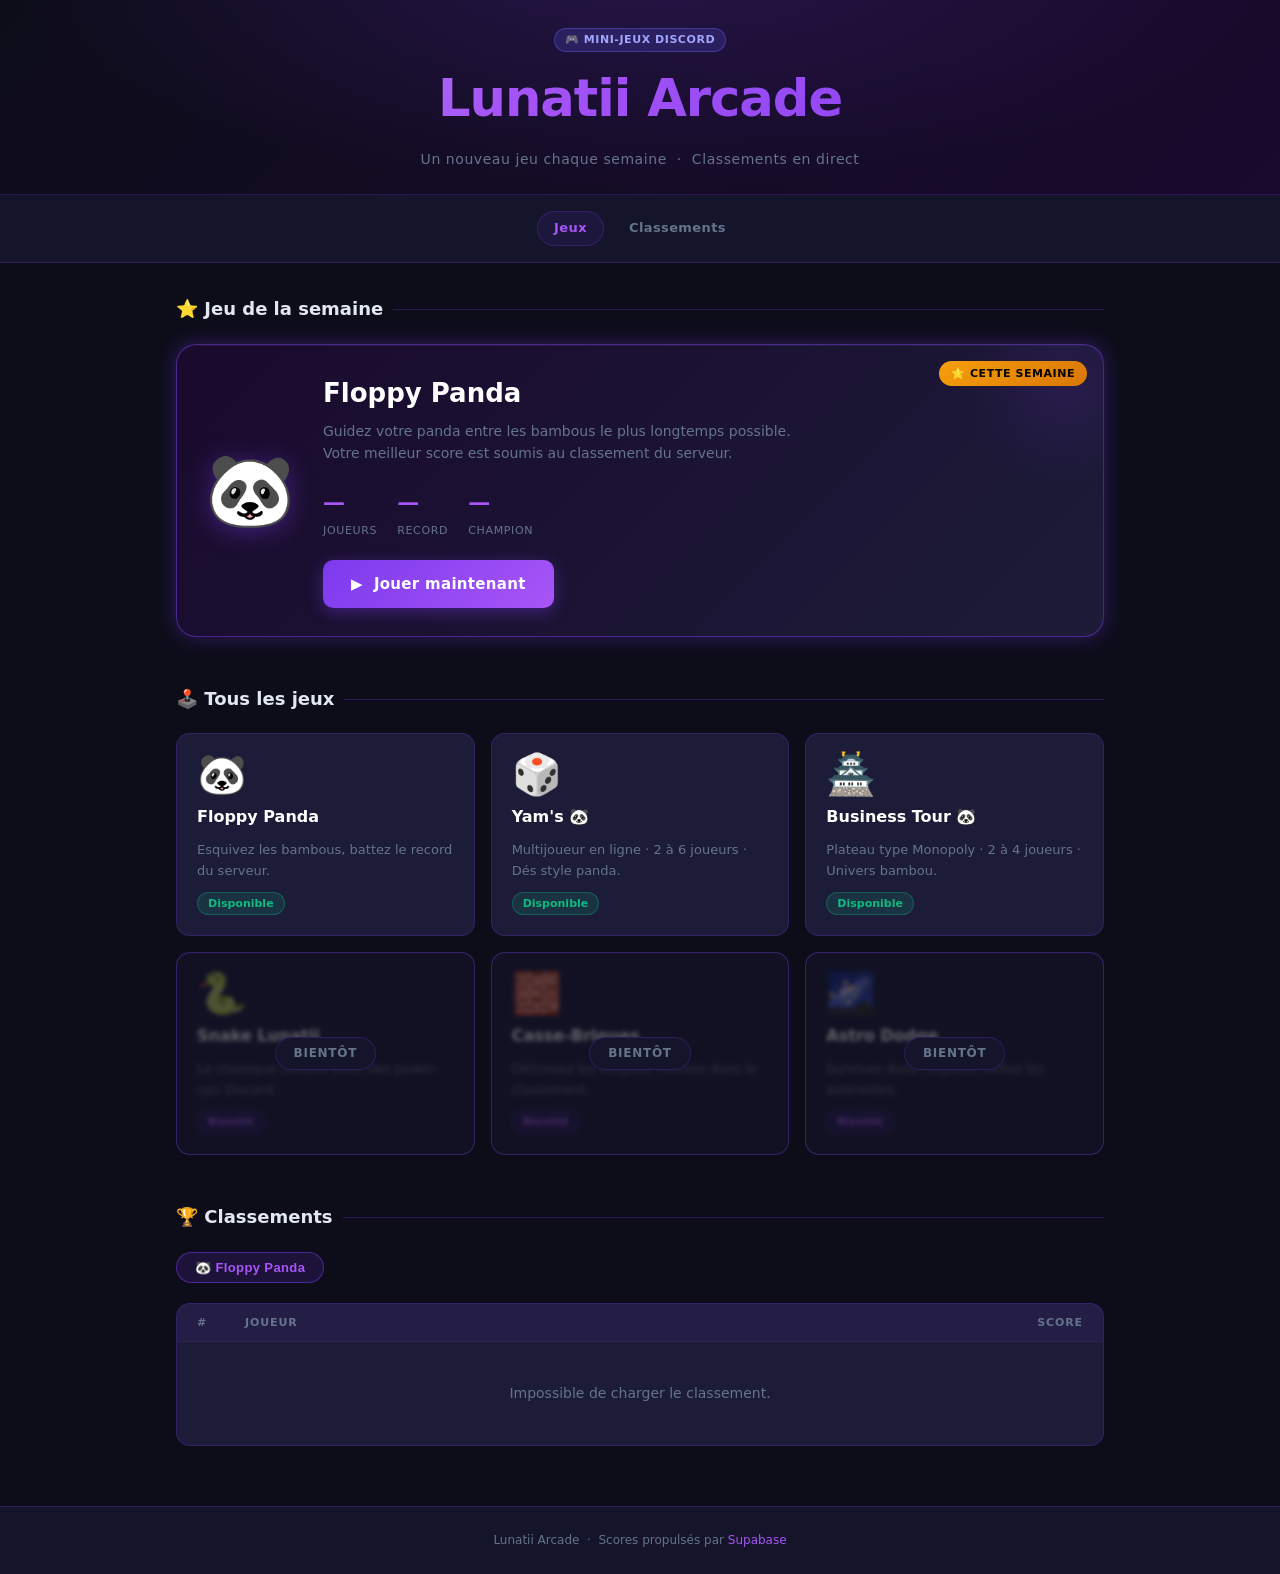
<file: index.html>
<!DOCTYPE html>
<html>
<head>
  <meta charset="UTF-8">
  <meta http-equiv="refresh" content="0; url=./arcade/">
  <title>Lunatii Arcade</title>
</head>
<body>
  <p>Redirection vers l'arcade...</p>
</body>
</html>
</file>
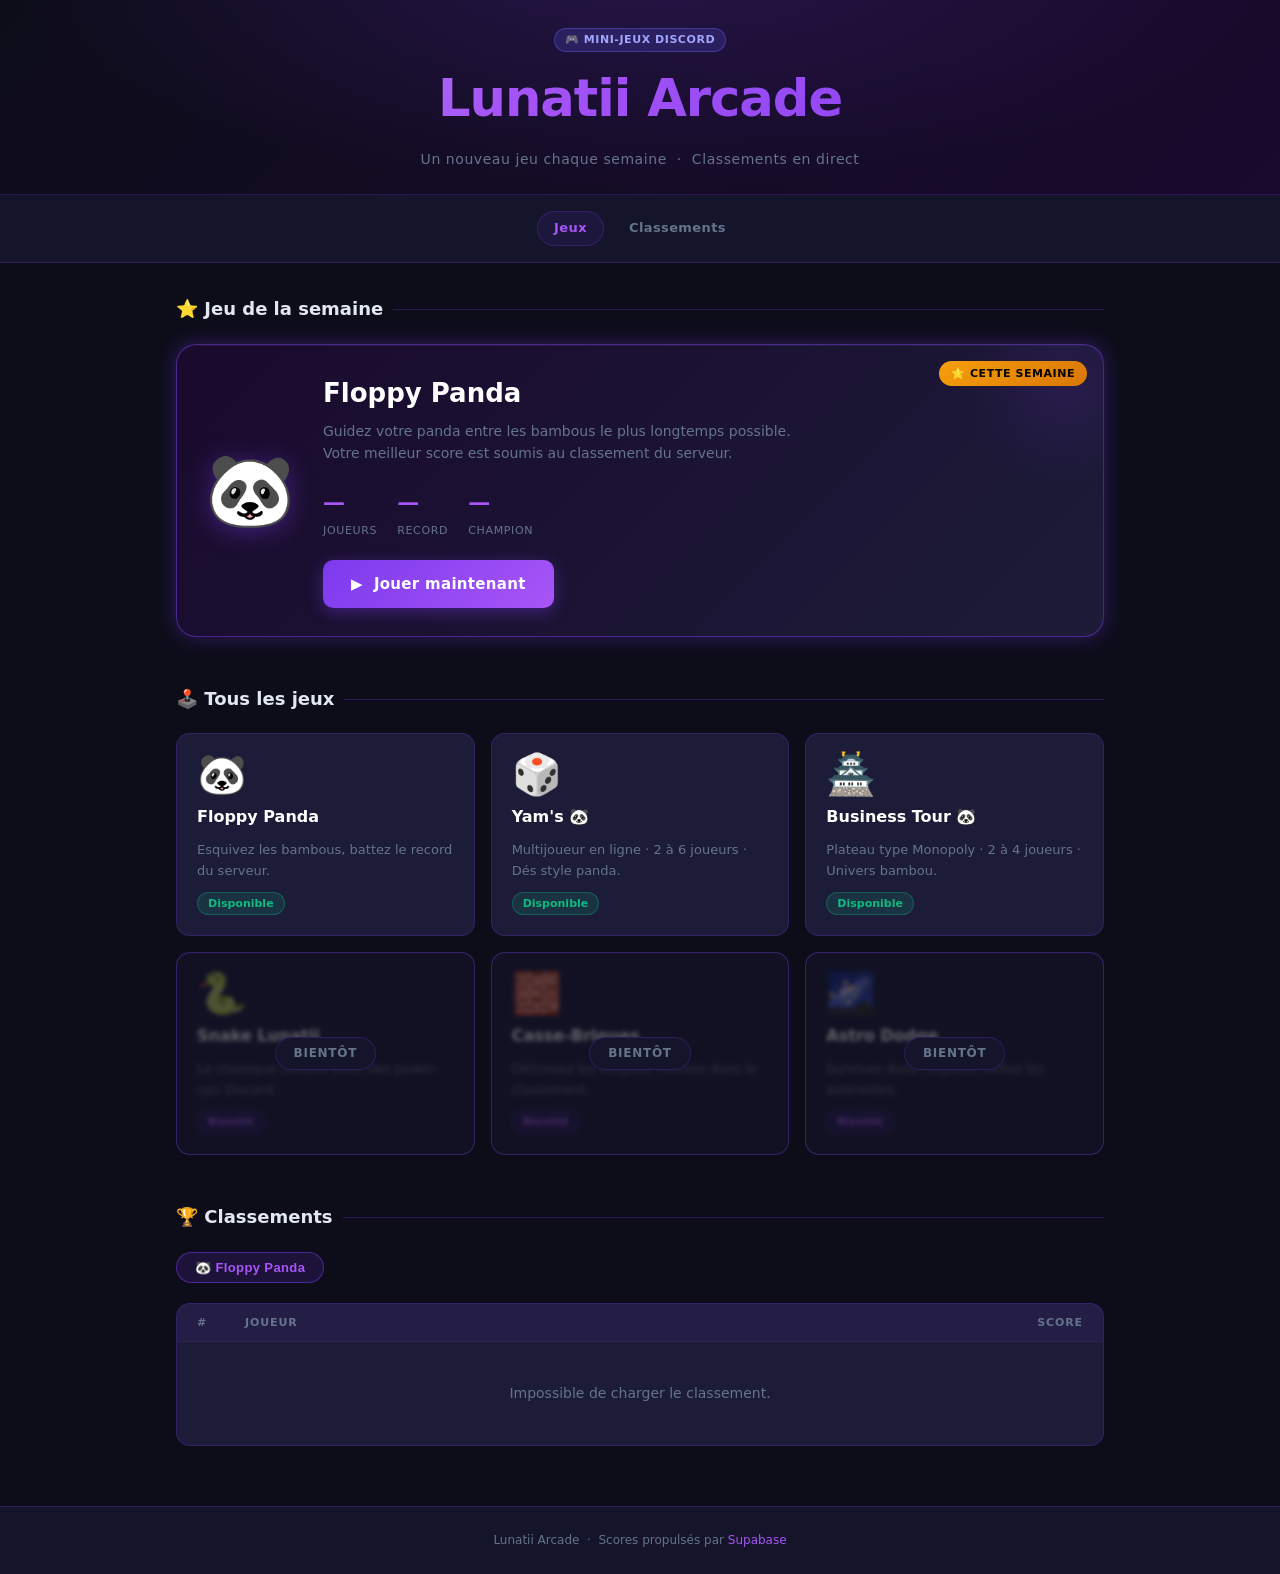
<file: arcade/index.html>
<!DOCTYPE html>
<html lang="fr">
<head>
<meta charset="UTF-8">
<meta name="viewport" content="width=device-width, initial-scale=1.0">
<title>Lunatii Arcade</title>
<link rel="stylesheet" href="style.css">
</head>
<body>

<!-- Header -->
<header class="site-header">
  <div class="tagline-row">
    <span class="discord-badge">🎮 Mini-jeux Discord</span>
  </div>
  <h1 class="site-title">Lunatii Arcade</h1>
  <p class="site-subtitle">Un nouveau jeu chaque semaine &nbsp;·&nbsp; Classements en direct</p>
</header>

<!-- Nav -->
<nav class="site-nav">
  <a href="#jeux" class="nav-link active">Jeux</a>
  <a href="#classements" class="nav-link">Classements</a>
</nav>

<!-- Main -->
<main>

  <!-- Jeu de la semaine -->
  <section class="featured-section" id="jeux">
    <h2 class="section-title">⭐ Jeu de la semaine</h2>
    <div class="featured-card">
      <span class="featured-badge">⭐ Cette semaine</span>
      <div class="featured-emoji">🐼</div>
      <div class="featured-info">
        <h2>Floppy Panda</h2>
        <p>Guidez votre panda entre les bambous le plus longtemps possible.<br>
           Votre meilleur score est soumis au classement du serveur.</p>
        <div class="featured-stats">
          <div class="stat">
            <span class="stat-value" id="feat-players">—</span>
            <span class="stat-label">Joueurs</span>
          </div>
          <div class="stat">
            <span class="stat-value" id="feat-topscore">—</span>
            <span class="stat-label">Record</span>
          </div>
          <div class="stat">
            <span class="stat-value" id="feat-topplayer">—</span>
            <span class="stat-label">Champion</span>
          </div>
        </div>
        <a href="https://lunatii82.github.io/Weekly-game/floppy-panda/" class="btn-play">▶&nbsp; Jouer maintenant</a>
      </div>
    </div>
  </section>

  <!-- Tous les jeux -->
  <section>
    <h2 class="section-title">🕹️ Tous les jeux</h2>
    <div class="games-grid">

      <a href="https://lunatii82.github.io/Weekly-game/floppy-panda/" class="game-card">
        <span class="game-card-emoji">🐼</span>
        <span class="game-card-name">Floppy Panda</span>
        <span class="game-card-desc">Esquivez les bambous, battez le record du serveur.</span>
        <span class="game-card-tag new">Disponible</span>
      </a>

      <a href="https://lunatii82.github.io/Weekly-game/yams/" class="game-card">
        <span class="game-card-emoji">🎲</span>
        <span class="game-card-name">Yam's 🐼</span>
        <span class="game-card-desc">Multijoueur en ligne · 2 à 6 joueurs · Dés style panda.</span>
        <span class="game-card-tag new">Disponible</span>
      </a>

      <a href="https://lunatii82.github.io/Weekly-game/business-tour/" class="game-card">
        <span class="game-card-emoji">🏯</span>
        <span class="game-card-name">Business Tour 🐼</span>
        <span class="game-card-desc">Plateau type Monopoly · 2 à 4 joueurs · Univers bambou.</span>
        <span class="game-card-tag new">Disponible</span>
      </a>

      <div class="game-card" style="cursor:default;">
        <span class="game-card-emoji">🐍</span>
        <span class="game-card-name">Snake Lunatii</span>
        <span class="game-card-desc">Le classique revisité avec des power-ups Discord.</span>
        <span class="game-card-tag">Bientôt</span>
        <div class="soon-overlay"><span class="soon-badge">BIENTÔT</span></div>
      </div>

      <div class="game-card" style="cursor:default;">
        <span class="game-card-emoji">🧱</span>
        <span class="game-card-name">Casse-Briques</span>
        <span class="game-card-desc">Détruisez les briques, montez dans le classement.</span>
        <span class="game-card-tag">Bientôt</span>
        <div class="soon-overlay"><span class="soon-badge">BIENTÔT</span></div>
      </div>

      <div class="game-card" style="cursor:default;">
        <span class="game-card-emoji">🌌</span>
        <span class="game-card-name">Astro Dodge</span>
        <span class="game-card-desc">Survivez dans l'espace, évitez les astéroïdes.</span>
        <span class="game-card-tag">Bientôt</span>
        <div class="soon-overlay"><span class="soon-badge">BIENTÔT</span></div>
      </div>

    </div>
  </section>

  <!-- Classements -->
  <section id="classements">
    <h2 class="section-title">🏆 Classements</h2>

    <div class="lb-tabs">
      <button class="lb-tab active" data-game="floppy-panda">🐼 Floppy Panda</button>
    </div>

    <div id="lb-floppy-panda" class="lb-panel active">
      <div class="lb-table">
        <div class="lb-row header">
          <span>#</span>
          <span>Joueur</span>
          <span style="text-align:right">Score</span>
        </div>
        <div id="lb-body-floppy-panda" class="lb-loading">Chargement</div>
      </div>
    </div>
  </section>

</main>

<!-- Footer -->
<footer class="site-footer">
  <p>Lunatii Arcade &nbsp;·&nbsp; Scores propulsés par <a href="https://supabase.com" target="_blank" rel="noopener">Supabase</a></p>
</footer>

<script>
const SUPABASE_URL = 'https://rqybsymsxjhblpmwwkod.supabase.co';
const SUPABASE_KEY = 'sb_publishable_Kzg89oIvbVe3VKbV9efA6g_Ip-4mFuH';
const VERSION      = 'v1.1';

const myPseudo = localStorage.getItem('flappypanda_pseudo') || '';

// Tab switching
document.querySelectorAll('.lb-tab').forEach(tab => {
  tab.addEventListener('click', () => {
    document.querySelectorAll('.lb-tab').forEach(t => t.classList.remove('active'));
    document.querySelectorAll('.lb-panel').forEach(p => p.classList.remove('active'));
    tab.classList.add('active');
    document.getElementById('lb-' + tab.dataset.game).classList.add('active');
  });
});

const MEDALS = ['🥇', '🥈', '🥉'];

function rankClass(i) {
  if (i === 0) return 'r1';
  if (i === 1) return 'r2';
  if (i === 2) return 'r3';
  return 'num';
}

function renderLeaderboard(game, rows) {
  const body = document.getElementById('lb-body-' + game);
  if (!rows || rows.length === 0) {
    body.className = 'lb-empty';
    body.textContent = 'Aucun score pour cette semaine. Soyez le premier ! 🎮';
    return;
  }
  body.className = '';
  body.innerHTML = rows.map((r, i) => `
    <div class="lb-row">
      <span class="lb-rank ${rankClass(i)}">${MEDALS[i] || (i + 1) + '.'}</span>
      <span class="lb-pseudo">
        ${escHtml(r.pseudo)}
        ${r.pseudo === myPseudo ? '<span>Vous</span>' : ''}
      </span>
      <span class="lb-score">${r.score}</span>
    </div>
  `).join('');
}

function escHtml(str) {
  return str.replace(/&/g,'&amp;').replace(/</g,'&lt;').replace(/>/g,'&gt;').replace(/"/g,'&quot;');
}

async function loadLeaderboard(game, limit = 10) {
  try {
    const res = await fetch(
      `${SUPABASE_URL}/rest/v1/scores?jeu=eq.${game}&version=eq.${VERSION}&order=score.desc&limit=${limit}&select=pseudo,score`,
      { headers: { 'apikey': SUPABASE_KEY, 'Authorization': `Bearer ${SUPABASE_KEY}` } }
    );
    if (!res.ok) throw new Error();
    const data = await res.json();
    renderLeaderboard(game, data);
    return data;
  } catch(_) {
    const body = document.getElementById('lb-body-' + game);
    body.className = 'lb-empty';
    body.textContent = 'Impossible de charger le classement.';
    return [];
  }
}

async function loadFeaturedStats() {
  try {
    const res = await fetch(
      `${SUPABASE_URL}/rest/v1/scores?jeu=eq.floppy-panda&version=eq.${VERSION}&order=score.desc&limit=100&select=pseudo,score`,
      { headers: { 'apikey': SUPABASE_KEY, 'Authorization': `Bearer ${SUPABASE_KEY}` } }
    );
    if (!res.ok) return;
    const data = await res.json();
    if (data.length === 0) return;

    const uniquePlayers = new Set(data.map(r => r.pseudo)).size;
    document.getElementById('feat-players').textContent = uniquePlayers;
    document.getElementById('feat-topscore').textContent = data[0].score;
    document.getElementById('feat-topplayer').textContent = data[0].pseudo;
  } catch(_) {}
}

// Load everything
loadLeaderboard('floppy-panda', 10);
loadFeaturedStats();
</script>
</body>
</html>
</file>
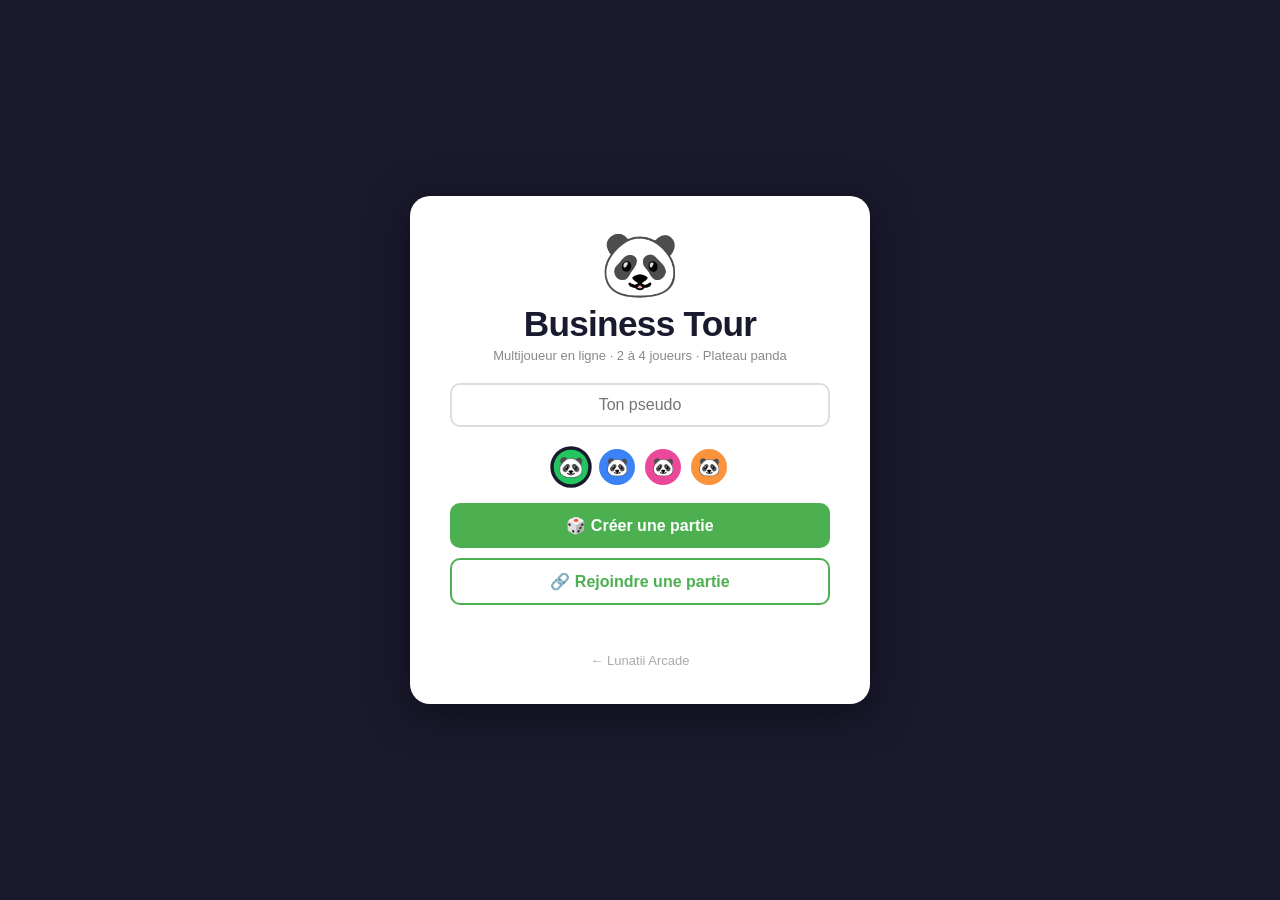
<file: business-tour/index.html>
<!DOCTYPE html>
<html lang="fr">
<head>
<meta charset="UTF-8">
<meta name="viewport" content="width=device-width, initial-scale=1.0">
<title>Business Tour 🐼</title>
<link rel="stylesheet" href="style.css">
</head>
<body>

<!-- ===== Accueil ===== -->
<div id="screen-home" class="screen active">
  <div class="panda-card">
    <div class="card-icon">🐼</div>
    <h1 class="card-title">Business Tour</h1>
    <p class="card-sub">Multijoueur en ligne · 2 à 4 joueurs · Plateau panda</p>
    <input type="text" id="inp-pseudo" class="panda-input" placeholder="Ton pseudo" maxlength="20" autocomplete="off">
    <div class="color-picker" id="color-picker">
      <div class="color-dot selected" data-c="p1">🐼</div>
      <div class="color-dot" data-c="p2">🐼</div>
      <div class="color-dot" data-c="p3">🐼</div>
      <div class="color-dot" data-c="p4">🐼</div>
    </div>
    <div class="home-actions">
      <button id="btn-create" class="btn-green">🎲 Créer une partie</button>
      <button id="btn-join-toggle" class="btn-outline">🔗 Rejoindre une partie</button>
    </div>
    <div id="join-panel" class="join-panel hidden">
      <input type="text" id="inp-code" class="panda-input code-input" placeholder="CODE" maxlength="4" autocomplete="off">
      <button id="btn-join" class="btn-green" style="width:auto;padding:11px 18px;">→</button>
    </div>
    <p id="home-error" class="error-msg"></p>
    <a href="../arcade/" class="back-link">← Lunatii Arcade</a>
  </div>
</div>

<!-- ===== Lobby ===== -->
<div id="screen-lobby" class="screen">
  <div class="panda-card">
    <div class="card-icon">🐼</div>
    <h2 class="card-title" style="font-size:1.7rem">Salle d'attente</h2>
    <div class="code-badge">Code&nbsp;: <strong id="lob-code">----</strong></div>
    <p class="card-sub" style="margin-top:6px">Partagez ce code (2 à 4 joueurs)</p>
    <div id="lob-players" class="player-list"></div>
    <button id="btn-start" class="btn-green hidden">▶ Lancer la partie</button>
    <p id="lob-hint" class="hint-text">En attente de joueurs... (min. 2)</p>
    <button id="btn-leave" class="btn-link" style="margin-top:14px">← Quitter</button>
  </div>
</div>

<!-- ===== Jeu ===== -->
<div id="screen-game" class="screen">
  <div class="game-topbar">
    <a href="../arcade/" class="topbar-back" title="Arcade">🐼</a>
    <span id="g-turn" class="turn-text">—</span>
    <span id="g-timer" class="timer-text">60:00</span>
  </div>
  <div class="game-main">
    <div class="board-wrap">
      <div id="board" class="board"></div>
    </div>
    <div id="right-panel" class="right-panel"></div>
  </div>
</div>

<!-- ===== Fin ===== -->
<div id="screen-end" class="screen">
  <div class="panda-card">
    <div class="card-icon">🏆</div>
    <h2 class="card-title">Partie terminée !</h2>
    <p class="card-sub">Classement final</p>
    <div id="end-podium" class="podium"></div>
    <button id="btn-replay" class="btn-green" style="margin-top:16px">🎲 Nouvelle partie</button>
    <a href="../arcade/" class="back-link">← Lunatii Arcade</a>
  </div>
</div>

<!-- ===== Modal ===== -->
<div id="modal-bg" class="modal-bg hidden">
  <div class="modal" id="modal-content"></div>
</div>

<script>
/*
  TABLE SUPABASE REQUISE — exécuter dans le SQL Editor de Supabase :

  CREATE TABLE business_rooms (
    id text PRIMARY KEY,
    state jsonb NOT NULL,
    updated_at timestamptz DEFAULT now()
  );
  ALTER TABLE business_rooms ENABLE ROW LEVEL SECURITY;
  CREATE POLICY "public access" ON business_rooms FOR ALL USING (true) WITH CHECK (true);
*/

const SUPABASE_URL = 'https://rqybsymsxjhblpmwwkod.supabase.co';
const SUPABASE_KEY = 'sb_publishable_Kzg89oIvbVe3VKbV9efA6g_Ip-4mFuH';

// ===== Données du plateau (40 cases) =====
// rents = [base, monopoly(2× base), 1 maison, 2, 3, 4, hôtel]
const TILES = [
  { i:0,  type:'corner-go',     name:'Départ',                   icon:'🐼' },
  { i:1,  type:'property', name:'Forêt de Bambou',          color:'violet',    price:60,  rents:[2,4,10,30,90,160,250],         houseCost:50 },
  { i:2,  type:'caisse',   name:'Caisse Panda',              icon:'📦' },
  { i:3,  type:'property', name:'Vallée du Bambou',         color:'violet',    price:60,  rents:[4,8,20,60,180,320,450],        houseCost:50 },
  { i:4,  type:'tax',      name:'Impôt Bambou',             icon:'💸',         amount:200 },
  { i:5,  type:'station',  name:'Gare du Bambou Express',   icon:'🚂' },
  { i:6,  type:'property', name:'Bambouseraie Aurore',      color:'lightblue', price:100, rents:[6,12,30,90,270,400,550],       houseCost:50 },
  { i:7,  type:'carte',    name:'Carte Bambou',              icon:'🎴' },
  { i:8,  type:'property', name:'Sentier des Pousses',      color:'lightblue', price:100, rents:[6,12,30,90,270,400,550],       houseCost:50 },
  { i:9,  type:'property', name:'Bois des Sages',           color:'lightblue', price:120, rents:[8,16,40,100,300,450,600],      houseCost:50 },
  { i:10, type:'corner-jail', name:'Zoo (Visite)',           icon:'🔒' },
  { i:11, type:'property', name:'Montagne Panda',           color:'pink',      price:140, rents:[10,20,50,150,450,625,750],     houseCost:100 },
  { i:12, type:'company',  name:'Bamboo Electric',           icon:'⚡' },
  { i:13, type:'property', name:'Cascade Sereine',          color:'pink',      price:140, rents:[10,20,50,150,450,625,750],     houseCost:100 },
  { i:14, type:'property', name:'Pic des Pandas',           color:'pink',      price:160, rents:[12,24,60,180,500,700,900],     houseCost:100 },
  { i:15, type:'station',  name:'Gare des Bambous Noirs',   icon:'🚂' },
  { i:16, type:'property', name:'Marché aux Pousses',       color:'orange',    price:180, rents:[14,28,70,200,550,750,950],     houseCost:100 },
  { i:17, type:'caisse',   name:'Caisse Panda',              icon:'📦' },
  { i:18, type:'property', name:'Place du Wok',             color:'orange',    price:180, rents:[14,28,70,200,550,750,950],     houseCost:100 },
  { i:19, type:'property', name:'Avenue du Bambou Doré',    color:'orange',    price:200, rents:[16,32,80,220,600,800,1000],    houseCost:100 },
  { i:20, type:'corner-parking', name:'Bambouseraie',        icon:'🌿' },
  { i:21, type:'property', name:'Réserve Naturelle',        color:'red',       price:220, rents:[18,36,90,250,700,875,1050],    houseCost:150 },
  { i:22, type:'carte',    name:'Carte Bambou',              icon:'🎴' },
  { i:23, type:'property', name:'Sanctuaire Panda',         color:'red',       price:220, rents:[18,36,90,250,700,875,1050],    houseCost:150 },
  { i:24, type:'property', name:'Jardin Impérial',          color:'red',       price:240, rents:[20,40,100,300,750,925,1100],   houseCost:150 },
  { i:25, type:'station',  name:'Gare du Grand Bambou',     icon:'🚂' },
  { i:26, type:'property', name:'Temple du Bambou',         color:'yellow',    price:260, rents:[22,44,110,330,800,975,1150],   houseCost:150 },
  { i:27, type:'property', name:'Pagode Dorée',             color:'yellow',    price:260, rents:[22,44,110,330,800,975,1150],   houseCost:150 },
  { i:28, type:'company',  name:'Aqua Panda',                icon:'💧' },
  { i:29, type:'property', name:'Place du Soleil',          color:'yellow',    price:280, rents:[24,48,120,360,850,1025,1200],  houseCost:150 },
  { i:30, type:'corner-gojail', name:'Aller au Zoo',          icon:'🚓' },
  { i:31, type:'property', name:'Forêt Émeraude',           color:'green',     price:300, rents:[26,52,130,390,900,1100,1275],  houseCost:200 },
  { i:32, type:'property', name:'Vallée Verdoyante',        color:'green',     price:300, rents:[26,52,130,390,900,1100,1275],  houseCost:200 },
  { i:33, type:'caisse',   name:'Caisse Panda',              icon:'📦' },
  { i:34, type:'property', name:'Grand Bambou',             color:'green',     price:320, rents:[28,56,150,450,1000,1200,1400], houseCost:200 },
  { i:35, type:'station',  name:'Gare du Panda Express',    icon:'🚂' },
  { i:36, type:'carte',    name:'Carte Bambou',              icon:'🎴' },
  { i:37, type:'property', name:'Avenue Impériale',         color:'darkblue',  price:350, rents:[35,70,175,500,1100,1300,1500], houseCost:200 },
  { i:38, type:'tax',      name:'Impôt de Luxe',            icon:'💎',         amount:100 },
  { i:39, type:'property', name:'Couronne du Panda',        color:'darkblue',  price:400, rents:[50,100,200,600,1400,1700,2000],houseCost:200 },
];

const COLOR_GROUPS = {
  violet:    [1,3],
  lightblue: [6,8,9],
  pink:      [11,13,14],
  orange:    [16,18,19],
  red:       [21,23,24],
  yellow:    [26,27,29],
  green:     [31,32,34],
  darkblue:  [37,39],
};
const STATION_IDX = [5,15,25,35];
const COMPANY_IDX = [12,28];

// ===== Cartes (Bambou + Caisse) =====
const CARTES_BAMBOU = [
  { msg:'Pousse de printemps : tu gagnes 50 🪙', effect:{type:'money', amount:50} },
  { msg:'Pluie de bambou abondante : +100 🪙', effect:{type:'money', amount:100} },
  { msg:'Fête au village : tu offres 30 🪙', effect:{type:'money', amount:-30} },
  { msg:'Tu te perds dans la forêt : recule de 3 cases', effect:{type:'moveDelta', delta:-3} },
  { msg:'Train express : direction la prochaine gare !', effect:{type:'moveTo', kind:'station'} },
  { msg:'Course folle : retour au Départ 🐼 (+200 🪙)', effect:{type:'moveTo', target:0} },
  { msg:'Évasion ratée : direct au Zoo !', effect:{type:'jail'} },
  { msg:'Don bambou : +25 🪙', effect:{type:'money', amount:25} },
];
const CAISSE_PANDA_CARDS = [
  { msg:'Héritage de bambou : +200 🪙', effect:{type:'money', amount:200} },
  { msg:'Visite vétérinaire : -50 🪙', effect:{type:'money', amount:-50} },
  { msg:'Fête au village : +75 🪙', effect:{type:'money', amount:75} },
  { msg:'Erreur comptable en ta faveur : +100 🪙', effect:{type:'money', amount:100} },
  { msg:'Anniversaire panda : chaque joueur t\'offre 20 🪙', effect:{type:'collectAll', amount:20} },
  { msg:'Direction le Zoo !', effect:{type:'jail'} },
  { msg:'Soin médical : -150 🪙', effect:{type:'money', amount:-150} },
  { msg:'Concours du panda le plus mignon : +50 🪙', effect:{type:'money', amount:50} },
];

const START_MONEY = 1500;
const GO_BONUS = 200;
const JAIL_FINE = 50;
const JAIL_IDX = 10;
const GOJAIL_IDX = 30;
const STATION_RENTS = [25,50,100,200];
const GAME_DURATION_MS = 60 * 60 * 1000;

// ===== Identité joueur =====
let myId = localStorage.getItem('business_pid') || (()=>{
  const id = typeof crypto!=='undefined'&&crypto.randomUUID
    ? crypto.randomUUID()
    : Date.now().toString(36)+Math.random().toString(36).slice(2);
  localStorage.setItem('business_pid', id);
  return id;
})();
let myName = '';
let myColor = 'p1';
let roomId  = '';
let gs      = null; // game state (local copy)
let pollTmr = null;
let timerTmr = null;
let rolling  = false;
let saving   = false; // verrou pendant qu'une écriture Supabase est en vol
let dieAnimTmr = null;

// ===== Helpers Supabase =====
async function sfetch(method, path, body){
  const h = { 'apikey':SUPABASE_KEY, 'Authorization':'Bearer '+SUPABASE_KEY, 'Content-Type':'application/json' };
  if (method==='POST') h['Prefer']='resolution=merge-duplicates';
  const opts = {method, headers:h};
  if (body!==undefined) opts.body = JSON.stringify(body);
  try {
    const r = await fetch(SUPABASE_URL+path, opts);
    if (!r.ok){ console.error('SB',r.status,await r.text()); return null; }
    const t = await r.text();
    return t ? JSON.parse(t) : true;
  } catch(e){ console.error(e); return null; }
}
async function getRoom(id){
  const d = await sfetch('GET',`/rest/v1/business_rooms?id=eq.${id}&select=state`);
  return d&&d[0] ? d[0].state : null;
}
async function saveRoom(state){
  validateAllPlayers(state, 'saveRoom');
  saving = true;
  try {
    return await sfetch('PATCH',`/rest/v1/business_rooms?id=eq.${roomId}`,{state,updated_at:new Date().toISOString()});
  } finally {
    saving = false;
  }
}

// ===== Polling =====
function startPoll(){
  stopPoll();
  pollTmr = setInterval(async()=>{
    // Verrous : ne jamais écraser un état local pendant une animation de dé
    // ou pendant qu'on attend la confirmation d'une écriture Supabase
    // (sinon on récupère l'ancien état serveur et on perd nos modifs locales).
    if (rolling || saving) return;
    const ns = await getRoom(roomId);
    if (!ns) return;
    if (saving) return; // double-check après l'await
    if (JSON.stringify(ns)!==JSON.stringify(gs)){
      validateAllPlayers(ns, 'poll<-server');
      gs = ns;
      render();
    }
  }, 1500);
}
function stopPoll(){ if(pollTmr){clearInterval(pollTmr);pollTmr=null;} }

// ===== Screens =====
function showScreen(id){
  document.querySelectorAll('.screen').forEach(s=>s.classList.remove('active'));
  document.getElementById(id).classList.add('active');
}

// ===== Création du plateau (grille 11x11) =====
// Cases positions: 11x11, sens horaire en partant du coin bas-droit (case 0)
function tilePosition(i){
  // 0..10 bottom row (right to left), 10..20 left column (bottom to top), 20..30 top row (left to right), 30..40 right column (top to bottom)
  if (i <= 10){ return { row:11, col:11 - i }; }
  if (i <= 20){ return { row:11 - (i - 10), col:1 }; }
  if (i <= 30){ return { row:1, col:1 + (i - 20) }; }
  return { row:1 + (i - 30), col:11 };
}
function tileSide(i){
  if (i === 0 || i === 10 || i === 20 || i === 30) return 'corner';
  if (i < 10) return 'bottom';
  if (i < 20) return 'left';
  if (i < 30) return 'top';
  return 'right';
}

function buildBoard(){
  const board = document.getElementById('board');
  board.innerHTML = '';

  // Centre
  const center = document.createElement('div');
  center.className = 'board-center';
  center.id = 'board-center';
  board.appendChild(center);

  for (const t of TILES){
    const pos = tilePosition(t.i);
    const side = tileSide(t.i);
    const el = document.createElement('div');
    el.className = `tile tile-${t.type.replace('corner-','corner ')} side-${side}`;
    el.style.gridRow = pos.row;
    el.style.gridColumn = pos.col;
    el.dataset.idx = t.i;

    if (t.type === 'property'){
      el.innerHTML = `
        <div class="color-band ${t.color}"></div>
        <div class="tile-name">${escapeHtml(t.name)}</div>
        <div class="tile-price">${t.price}🪙</div>
        <div class="houses-row" id="houses-${t.i}"></div>
      `;
    } else if (t.type === 'station' || t.type === 'company' || t.type === 'tax' || t.type === 'carte' || t.type === 'caisse'){
      el.innerHTML = `
        <div class="tile-icon">${t.icon}</div>
        <div class="tile-name">${escapeHtml(t.name)}</div>
        ${t.type==='tax' ? `<div class="tile-price">${t.amount}🪙</div>` : ''}
      `;
    } else if (t.type.startsWith('corner')){
      el.innerHTML = `
        <div class="corner-icon">${t.icon}</div>
        <div class="corner-name">${escapeHtml(t.name)}</div>
      `;
    }
    el.onclick = ()=>showTileInfo(t.i);
    board.appendChild(el);
  }
}

// ===== Rendu plateau (positions/houses/owners) =====
function renderBoard(){
  if (!gs) return;
  // Reset pions
  document.querySelectorAll('.pawn').forEach(p=>p.remove());
  document.querySelectorAll('.owner-flag').forEach(o=>o.remove());

  // Owners + houses
  for (const tile of TILES){
    if (tile.type !== 'property' && tile.type !== 'station' && tile.type !== 'company') continue;
    const owner = findOwner(tile.i);
    const el = document.querySelector(`.tile[data-idx="${tile.i}"]`);
    if (!el) continue;
    if (owner){
      const flag = document.createElement('div');
      flag.className = `owner-flag ${owner.color}`;
      el.appendChild(flag);
    }
    if (tile.type === 'property'){
      const h = gs.houses[tile.i] || 0;
      const houseEl = document.getElementById(`houses-${tile.i}`);
      if (houseEl){
        if (h === 0) houseEl.innerHTML = '';
        else if (h <= 4) houseEl.innerHTML = Array(h).fill('<span class="house">🏠</span>').join('');
        else houseEl.innerHTML = '<span class="house">🏨</span>';
      }
    }
  }

  // Pions joueurs
  for (let pi = 0; pi < gs.players.length; pi++){
    const p = gs.players[pi];
    if (p.bankrupt) continue;
    const pos = tilePosition(p.position);
    const tileEl = document.querySelector(`.tile[data-idx="${p.position}"]`);
    if (!tileEl) continue;
    const pawn = document.createElement('div');
    pawn.className = `pawn ${p.color}`;
    pawn.textContent = '🐼';
    // Offset for multiple pawns on same tile
    const sameCount = gs.players.filter((q,i)=>i<pi && !q.bankrupt && q.position===p.position).length;
    const offsetX = (sameCount % 2) * 14;
    const offsetY = Math.floor(sameCount / 2) * 14;
    pawn.style.left = `${4 + offsetX}px`;
    pawn.style.bottom = `${4 + offsetY}px`;
    if (p.inJail){
      const lock = document.createElement('span');
      lock.className = 'jail-lock';
      lock.textContent = '🔒';
      pawn.appendChild(lock);
    }
    tileEl.appendChild(pawn);
  }

  // Centre
  renderCenter();
}

function renderCenter(){
  const center = document.getElementById('board-center');
  if (!center || !gs) return;
  const cp = gs.players[gs.currentPlayerIndex];
  const isMyTurn = cp && cp.id === myId && !cp.bankrupt;
  const diceTxt = gs.dice && gs.dice[0] ? `${gs.dice[0]} + ${gs.dice[1]} = ${gs.dice[0]+gs.dice[1]}` : '';
  let actionsHtml = '';
  if (isMyTurn && !gs.pendingAction){
    if (gs.turnPhase === 'preRoll'){
      if (cp.inJail){
        actionsHtml = `
          <button class="btn-green" onclick="payJail()">Payer 50🪙 pour sortir</button>
          <button class="btn-outline" onclick="rollDice()">Tenter un double 🎲</button>
        `;
      } else {
        const buildable = canBuildAny(cp);
        actionsHtml = `
          <button class="btn-green" onclick="rollDice()">Lancer les dés 🎲</button>
          ${buildable ? '<button class="btn-outline" onclick="openBuildPanel()">🏠 Construire</button>' : ''}
        `;
      }
    } else if (gs.turnPhase === 'postAction'){
      actionsHtml = `<button class="btn-green" onclick="endTurn()">Fin du tour ✓</button>`;
    } else if (gs.turnPhase === 'doubleAgain'){
      actionsHtml = `<button class="btn-green" onclick="rollDice()">Relancer (double !) 🎲</button>`;
    }
  }
  center.innerHTML = `
    <div class="bc-title"><span class="emoji">🐼</span> Business Tour</div>
    <div class="bc-turn ${isMyTurn?'my-turn':''}">${isMyTurn?"C'est ton tour !":`Tour de ${escapeHtml(cp ? cp.name : '—')}`}</div>
    <div class="bc-dice">
      <div class="die" id="die1">${gs.dice && gs.dice[0] ? gs.dice[0] : '–'}</div>
      <div class="die" id="die2">${gs.dice && gs.dice[1] ? gs.dice[1] : '–'}</div>
    </div>
    ${diceTxt ? `<div style="font-size:12px;color:#94a3b8">${diceTxt}</div>` : ''}
    <div class="bc-actions">${actionsHtml}</div>
    <div class="bc-log">${(gs.log||[]).slice(-4).map(l=>`<p>${escapeHtml(l)}</p>`).join('')}</div>
  `;
}

function renderRightPanel(){
  const rp = document.getElementById('right-panel');
  if (!rp || !gs) return;
  rp.innerHTML = gs.players.map((p,i)=>{
    const isCurr = i === gs.currentPlayerIndex && !p.bankrupt;
    const props = p.properties.map(idx=>{
      const t = TILES[idx];
      let cls = '';
      let inner = '';
      let count = '';
      if (t.type === 'property'){
        cls = t.color;
        const h = gs.houses[idx] || 0;
        if (h > 0) count = `<span class="h-count">${h===5?'H':h}</span>`;
      } else if (t.type === 'station'){
        cls = 'station'; inner = '🚂';
      } else if (t.type === 'company'){
        cls = 'company'; inner = t.icon;
      }
      return `<div class="pc-prop ${cls}" title="${escapeHtml(t.name)}">${inner}${count}</div>`;
    }).join('');
    return `
      <div class="player-card ${isCurr?'active':''} ${p.bankrupt?'bankrupt':''}">
        <div class="pc-head">
          <span class="pc-color ${p.color}"></span>
          <span class="pc-name">${escapeHtml(p.name)}</span>
          ${p.id===myId?'<span class="pc-me">(toi)</span>':''}
        </div>
        ${p.inJail?'<span class="pc-jail">🔒</span>':''}
        <div class="pc-money">${p.money} 🪙</div>
        <div class="pc-props">${props || '<span style="font-size:11px;color:#888">Aucune propriété</span>'}</div>
        ${p.bankrupt?'<div style="font-size:11px;color:#888;margin-top:4px;font-style:italic">Faillite</div>':''}
      </div>
    `;
  }).join('');
}

// ===== Rendu général =====
function render(){
  if (!gs) return;
  switch(gs.phase){
    case 'waiting':  renderLobby(); break;
    case 'playing':  renderGame();  break;
    case 'finished': renderEnd();   break;
  }
}

function renderLobby(){
  showScreen('screen-lobby');
  document.getElementById('lob-code').textContent = roomId;
  const list = document.getElementById('lob-players');
  list.innerHTML = gs.players.map(p=>`
    <div class="player-item ${p.id===myId?'me':''}">
      <span class="p-dot ${p.color}"></span>
      ${escapeHtml(p.name)} ${p.id===gs.host?'👑':''} ${p.id===myId?'<em style="font-weight:400;color:#888">(toi)</em>':''}
    </div>`).join('');
  const startBtn = document.getElementById('btn-start');
  const hint = document.getElementById('lob-hint');
  if (gs.host === myId){
    if (gs.players.length >= 2){
      startBtn.classList.remove('hidden');
      hint.textContent = `${gs.players.length} joueur(s) — Prêt à lancer !`;
    } else {
      startBtn.classList.add('hidden');
      hint.textContent = 'En attente d\'un autre joueur...';
    }
  } else {
    startBtn.classList.add('hidden');
    hint.textContent = 'En attente que l\'hôte lance la partie...';
  }
}

function renderGame(){
  showScreen('screen-game');
  const cp = gs.players[gs.currentPlayerIndex];
  const isMyTurn = cp && cp.id === myId && !cp.bankrupt;
  const turnEl = document.getElementById('g-turn');
  turnEl.textContent = isMyTurn ? "C'est ton tour 🐼" : `Tour de ${cp ? cp.name : '—'} 🐼`;
  turnEl.className = 'turn-text' + (isMyTurn ? ' my-turn' : '');
  updateTimer();

  renderBoard();
  renderRightPanel();
  renderModalFromState();
}

function renderEnd(){
  showScreen('screen-end');
  stopPoll();
  stopTimer();
  const sorted = [...gs.players].sort((a,b)=>totalCapital(b) - totalCapital(a));
  const medals = ['🥇','🥈','🥉','4.'];
  document.getElementById('end-podium').innerHTML = sorted.map((p,i)=>`
    <div class="podium-row ${p.id===myId?'me':''}">
      <span class="podium-medal">${medals[i]||(i+1)+'.'}</span>
      <span class="podium-name">${escapeHtml(p.name)} ${p.bankrupt?'(faillite)':''}</span>
      <span class="podium-score">${totalCapital(p)} 🪙</span>
    </div>`).join('');
}

// ===== Timer =====
function updateTimer(){
  if (!gs || !gs.startTime) return;
  const elapsed = Date.now() - new Date(gs.startTime).getTime();
  const remaining = Math.max(0, GAME_DURATION_MS - elapsed);
  const m = Math.floor(remaining / 60000);
  const s = Math.floor((remaining % 60000) / 1000);
  const el = document.getElementById('g-timer');
  if (el) el.textContent = `${String(m).padStart(2,'0')}:${String(s).padStart(2,'0')}`;
  if (remaining === 0 && gs.phase === 'playing'){
    if (gs.host === myId) timeoutEndGame();
  }
}
function startTimer(){
  stopTimer();
  timerTmr = setInterval(updateTimer, 1000);
}
function stopTimer(){ if (timerTmr){ clearInterval(timerTmr); timerTmr = null; } }

async function timeoutEndGame(){
  const st = JSON.parse(JSON.stringify(gs));
  st.phase = 'finished';
  st.log = (st.log||[]).concat(['⏱️ Temps écoulé — classement par capital total !']);
  await saveRoom(st);
  gs = st; render();
}

// ===== Logique : helpers =====
function findOwner(tileIdx){
  for (const p of gs.players){
    if (!p.bankrupt && p.properties.includes(tileIdx)) return p;
  }
  return null;
}
function escapeHtml(s){ return String(s).replace(/&/g,'&amp;').replace(/</g,'&lt;').replace(/>/g,'&gt;').replace(/"/g,'&quot;'); }
function totalCapital(p){
  let total = p.money;
  for (const idx of p.properties){
    const t = TILES[idx];
    if (t.type === 'property'){
      total += t.price;
      const h = (gs.houses && gs.houses[idx]) || 0;
      total += h * t.houseCost;
    } else {
      total += 200; // gare/compagnie valeur
    }
  }
  return total;
}
function getRent(state, tileIdx, dice){
  const t = TILES[tileIdx];
  const owner = state.players.find(p=>!p.bankrupt && p.properties.includes(tileIdx));
  if (!owner) return 0;
  if (t.type === 'property'){
    const h = (state.houses && state.houses[tileIdx]) || 0;
    if (h > 0){
      return t.rents[1 + h]; // rents[2..6] for 1..5 houses
    }
    // Pas de maisons : monopoly = 2× base si possède tout le groupe
    const groupIdxs = COLOR_GROUPS[t.color];
    const ownsAll = groupIdxs.every(idx => owner.properties.includes(idx));
    return ownsAll ? t.rents[1] : t.rents[0];
  }
  if (t.type === 'station'){
    const ownCount = STATION_IDX.filter(idx => owner.properties.includes(idx)).length;
    return STATION_RENTS[ownCount - 1] || 0;
  }
  if (t.type === 'company'){
    const ownCount = COMPANY_IDX.filter(idx => owner.properties.includes(idx)).length;
    const mul = ownCount === 2 ? 10 : 4;
    return mul * (dice[0] + dice[1]);
  }
  return 0;
}
function canBuildAny(player){
  for (const color in COLOR_GROUPS){
    const idxs = COLOR_GROUPS[color];
    if (!idxs.every(i => player.properties.includes(i))) continue;
    // tous les niveaux doivent être inférieurs à 5 et il faut équilibrer (max 1 d'écart)
    const counts = idxs.map(i => (gs.houses[i] || 0));
    const minH = Math.min(...counts);
    if (minH >= 5) continue;
    const t = TILES[idxs[0]];
    if (player.money < t.houseCost) continue;
    return true;
  }
  return false;
}
function pickColor(state){
  const taken = new Set(state.players.map(p=>p.color));
  for (const c of ['p1','p2','p3','p4']){
    if (!taken.has(c)) return c;
  }
  return 'p1';
}

// ===== Modals =====
function showModal(html){
  document.getElementById('modal-content').innerHTML = html;
  document.getElementById('modal-bg').classList.remove('hidden');
}
function hideModal(){
  document.getElementById('modal-bg').classList.add('hidden');
}

function renderModalFromState(){
  if (!gs || !gs.pendingAction){ hideModal(); return; }
  const pa = gs.pendingAction;
  const cp = gs.players[gs.currentPlayerIndex];
  const isMine = cp.id === myId;

  if (pa.type === 'buy'){
    const t = TILES[pa.tileIdx];
    const colorBand = t.type === 'property'
      ? `<div style="width:40px;height:8px;border-radius:4px;background:var(--c-${t.color});margin:0 auto 8px"></div>` : '';
    showModal(`
      <div class="modal-icon">${t.icon || '🏞️'}</div>
      <div class="modal-title">${escapeHtml(t.name)}</div>
      ${colorBand}
      <div class="modal-text">
        Cette propriété est libre !<br>
        Prix d'achat : <strong>${t.price} 🪙</strong>
        ${t.type==='property' ? `<br><span style="font-size:11px;color:#888">Loyer de base : ${t.rents[0]} 🪙</span>` : ''}
      </div>
      <div class="modal-actions">
        ${isMine ? `
          <button class="btn-green" onclick="actionBuy()" ${cp.money < t.price ? 'disabled' : ''}>Acheter</button>
          <button class="btn-grey" onclick="actionSkipBuy()">Passer</button>
        ` : `<div class="modal-wait">${escapeHtml(cp.name)} réfléchit...</div>`}
      </div>
    `);
  } else if (pa.type === 'rent'){
    const t = TILES[pa.tileIdx];
    const owner = gs.players.find(p=>!p.bankrupt && p.properties.includes(pa.tileIdx));
    showModal(`
      <div class="modal-icon">💰</div>
      <div class="modal-title">${escapeHtml(t.name)}</div>
      <div class="modal-text">
        Tu dois <strong>${pa.amount} 🪙</strong> de loyer à <strong>${escapeHtml(owner.name)} 🐼</strong>
      </div>
      <div class="modal-actions">
        ${isMine ? `<button class="btn-green" onclick="actionPayRent()">Payer ${pa.amount} 🪙</button>` : `<div class="modal-wait">${escapeHtml(cp.name)} doit payer...</div>`}
      </div>
    `);
  } else if (pa.type === 'tax'){
    const t = TILES[pa.tileIdx];
    showModal(`
      <div class="modal-icon">${t.icon}</div>
      <div class="modal-title">${escapeHtml(t.name)}</div>
      <div class="modal-text">Tu dois payer <strong>${t.amount} 🪙</strong> aux gardes du bambou.</div>
      <div class="modal-actions">
        ${isMine ? `<button class="btn-green" onclick="actionPayTax()">Payer</button>` : `<div class="modal-wait">${escapeHtml(cp.name)} paie...</div>`}
      </div>
    `);
  } else if (pa.type === 'card'){
    const deckLabel = pa.deck === 'caisse' ? 'Caisse Panda 📦' : 'Carte Bambou 🎴';
    showModal(`
      <div class="modal-icon">${pa.deck==='caisse'?'📦':'🎴'}</div>
      <div class="modal-title">${deckLabel}</div>
      <div class="modal-text">${escapeHtml(pa.msg)}</div>
      <div class="modal-actions">
        ${isMine ? `<button class="btn-green" onclick="actionResolveCard()">OK</button>` : `<div class="modal-wait">${escapeHtml(cp.name)} lit sa carte...</div>`}
      </div>
    `);
  } else if (pa.type === 'bankrupt'){
    const p = gs.players[pa.playerIdx];
    showModal(`
      <div class="modal-icon">💥</div>
      <div class="modal-title">Faillite !</div>
      <div class="modal-text"><strong>${escapeHtml(p.name)}</strong> ne peut plus payer.<br>Ses propriétés retournent au marché.</div>
      <div class="modal-actions">
        ${isMine || cp.id === myId ? `<button class="btn-green" onclick="actionConfirmBankrupt()">OK</button>` : `<div class="modal-wait">En attente...</div>`}
      </div>
    `);
  } else if (pa.type === 'info'){
    showModal(`
      <div class="modal-icon">${pa.icon || 'ℹ️'}</div>
      <div class="modal-title">${escapeHtml(pa.title || '')}</div>
      <div class="modal-text">${escapeHtml(pa.msg || '')}</div>
      <div class="modal-actions">
        ${isMine ? `<button class="btn-green" onclick="actionDismissInfo()">OK</button>` : `<div class="modal-wait">En attente...</div>`}
      </div>
    `);
  }
}

// ===== Création / Rejoindre =====
async function createRoom(){
  const code = Array.from({length:4},()=>'ABCDEFGHJKLMNPQRSTUVWXYZ'[Math.floor(Math.random()*23)]).join('');
  const state = {
    phase:'waiting',
    host: myId,
    players: [makePlayer(myId, myName, myColor)],
    houses: {},
    currentPlayerIndex: 0,
    turnPhase: 'preRoll',
    dice: [null, null],
    doubleCount: 0,
    pendingAction: null,
    log: [],
    startTime: null,
  };
  const res = await sfetch('POST','/rest/v1/business_rooms',{id:code,state,updated_at:new Date().toISOString()});
  if (res === null){ showError('Impossible de créer la partie.\n(Table business_rooms introuvable ?)'); return; }
  roomId = code; gs = state;
  showScreen('screen-lobby'); renderLobby(); startPoll();
}

async function joinRoom(code){
  code = code.toUpperCase();
  const state = await getRoom(code);
  if (!state){ showError('Partie introuvable.'); return; }
  if (state.phase !== 'waiting'){ showError('Cette partie a déjà commencé.'); return; }
  if (state.players.length >= 4){ showError('Partie pleine (4/4).'); return; }
  if (!state.players.find(p=>p.id===myId)){
    const color = (myColor && !state.players.find(p=>p.color===myColor)) ? myColor : pickColor(state);
    state.players.push(makePlayer(myId, myName, color));
    await sfetch('PATCH',`/rest/v1/business_rooms?id=eq.${code}`,{state,updated_at:new Date().toISOString()});
  }
  roomId = code; gs = state;
  showScreen('screen-lobby'); renderLobby(); startPoll();
}

function makePlayer(id, name, color){
  return {
    id, name, color,
    money: START_MONEY,
    position: 0,
    properties: [],
    inJail: false,
    jailTurns: 0,
    bankrupt: false,
  };
}

// ===== Validation défensive — pas de fallback silencieux =====
function validatePlayer(player, ctx){
  if (!player){
    console.error(`[BusinessTour] Joueur introuvable — origine: ${ctx}`);
    return false;
  }
  if (typeof player.money !== 'number' || !Number.isFinite(player.money)){
    console.error(`[BusinessTour] Argent corrompu pour "${player.name||player.id}" (valeur: ${JSON.stringify(player.money)}) — origine: ${ctx}`);
    return false;
  }
  if (typeof player.position !== 'number'){
    console.error(`[BusinessTour] Position corrompue pour "${player.name||player.id}" (valeur: ${JSON.stringify(player.position)}) — origine: ${ctx}`);
    return false;
  }
  if (!Array.isArray(player.properties)){
    console.error(`[BusinessTour] Propriétés corrompues pour "${player.name||player.id}" (valeur: ${JSON.stringify(player.properties)}) — origine: ${ctx}`);
    return false;
  }
  return true;
}
function validateAllPlayers(state, ctx){
  if (!state || !Array.isArray(state.players)) return false;
  let ok = true;
  for (const p of state.players) ok = validatePlayer(p, ctx) && ok;
  return ok;
}

async function startGame(){
  if (!gs || gs.phase !== 'waiting') return;
  const state = JSON.parse(JSON.stringify(gs));
  state.phase = 'playing';
  state.startTime = new Date().toISOString();
  // Réinitialisation explicite de TOUS les joueurs (hôte inclus) au lancement
  // pour garantir un état propre et éviter toute valeur fantôme héritée du lobby.
  state.players = state.players.map(p => ({
    id: p.id,
    name: p.name,
    color: p.color,
    money: START_MONEY,
    position: 0,
    properties: [],
    inJail: false,
    jailTurns: 0,
    bankrupt: false,
  }));
  state.houses = {};
  state.currentPlayerIndex = 0;
  state.turnPhase = 'preRoll';
  state.dice = [null, null];
  state.doubleCount = 0;
  state.pendingAction = null;
  state.log = [`🎲 La partie commence avec ${state.players.length} pandas !`];
  validateAllPlayers(state, 'startGame');
  await saveRoom(state);
  gs = state; startTimer(); render();
}

// ===== Actions de tour =====
async function rollDice(){
  if (!gs || rolling) return;
  const cp = gs.players[gs.currentPlayerIndex];
  if (cp.id !== myId || cp.bankrupt) return;
  if (gs.turnPhase !== 'preRoll' && gs.turnPhase !== 'doubleAgain') return;
  if (gs.pendingAction) return;

  rolling = true;
  // Animation locale
  const d1El = document.getElementById('die1');
  const d2El = document.getElementById('die2');
  if (d1El && d2El){
    d1El.classList.add('rolling');
    d2El.classList.add('rolling');
    if (dieAnimTmr) clearInterval(dieAnimTmr);
    dieAnimTmr = setInterval(()=>{
      d1El.textContent = Math.ceil(Math.random()*6);
      d2El.textContent = Math.ceil(Math.random()*6);
    }, 80);
    await new Promise(r=>setTimeout(r, 600));
    clearInterval(dieAnimTmr);
    d1El.classList.remove('rolling');
    d2El.classList.remove('rolling');
  }

  const d1 = Math.ceil(Math.random()*6);
  const d2 = Math.ceil(Math.random()*6);
  const isDouble = d1 === d2;
  const state = JSON.parse(JSON.stringify(gs));
  state.dice = [d1, d2];
  if (isDouble) state.doubleCount = (state.doubleCount || 0) + 1;
  else state.doubleCount = 0;

  const p = state.players[state.currentPlayerIndex];

  // En prison
  if (p.inJail){
    if (isDouble){
      p.inJail = false;
      p.jailTurns = 0;
      state.log.push(`🔓 ${p.name} sort du Zoo avec un double !`);
      await movePlayer(state, p, d1 + d2);
    } else {
      p.jailTurns++;
      state.log.push(`🔒 ${p.name} reste au Zoo (essai ${p.jailTurns}/3).`);
      if (p.jailTurns >= 3){
        p.money -= JAIL_FINE;
        if (p.money < 0){ handleBankruptcyInline(state, p); rolling = false; gs = state; await saveRoom(state); render(); return; }
        p.inJail = false;
        p.jailTurns = 0;
        state.log.push(`💸 ${p.name} paie 50🪙 et sort du Zoo.`);
        await movePlayer(state, p, d1 + d2);
      } else {
        // Fin du tour
        rolling = false;
        gs = state;
        await saveRoom(state);
        render();
        await advanceTurnAfterDelay();
        return;
      }
    }
  } else {
    // 3 doubles d'affilée → zoo
    if (state.doubleCount >= 3){
      p.inJail = true;
      p.jailTurns = 0;
      p.position = JAIL_IDX;
      state.dice = [d1, d2];
      state.doubleCount = 0;
      state.log.push(`🚨 ${p.name} a fait 3 doubles : direct au Zoo !`);
      state.turnPhase = 'postAction';
      rolling = false;
      gs = state;
      await saveRoom(state);
      render();
      return;
    }
    await movePlayer(state, p, d1 + d2);
  }

  rolling = false;
  gs = state;
  await saveRoom(state);
  render();
}

async function movePlayer(state, player, steps){
  const oldPos = player.position;
  let newPos = (oldPos + steps) % 40;
  if (newPos < oldPos || (steps > 0 && newPos === 0)){
    player.money += GO_BONUS;
    state.log.push(`💰 ${player.name} passe par Départ : +${GO_BONUS}🪙`);
  }
  player.position = newPos;
  state.log.push(`🐾 ${player.name} avance de ${steps} → ${TILES[newPos].name}`);
  resolveTileAction(state, player);
}

function resolveTileAction(state, player){
  const t = TILES[player.position];
  state.turnPhase = 'acting';

  if (t.type === 'corner-go'){
    state.turnPhase = setPhaseAfter(state);
    return;
  }
  if (t.type === 'corner-parking'){
    state.log.push(`🌿 ${player.name} se repose à la Bambouseraie.`);
    state.turnPhase = setPhaseAfter(state);
    return;
  }
  if (t.type === 'corner-jail'){
    // visite seulement
    state.turnPhase = setPhaseAfter(state);
    return;
  }
  if (t.type === 'corner-gojail'){
    player.inJail = true;
    player.jailTurns = 0;
    player.position = JAIL_IDX;
    state.doubleCount = 0;
    state.log.push(`🚓 ${player.name} est envoyé au Zoo !`);
    state.turnPhase = 'postAction';
    return;
  }
  if (t.type === 'tax'){
    state.pendingAction = { type:'tax', tileIdx: player.position };
    return;
  }
  if (t.type === 'carte' || t.type === 'caisse'){
    const deck = t.type === 'caisse' ? CAISSE_PANDA_CARDS : CARTES_BAMBOU;
    const card = deck[Math.floor(Math.random() * deck.length)];
    state.pendingAction = { type:'card', deck: t.type, msg: card.msg, effect: card.effect };
    return;
  }
  // Property / station / company
  if (t.type === 'property' || t.type === 'station' || t.type === 'company'){
    const owner = state.players.find(p=>!p.bankrupt && p.properties.includes(player.position));
    if (!owner){
      // libre → option achat
      state.pendingAction = { type:'buy', tileIdx: player.position };
      return;
    }
    if (owner.id === player.id){
      // chez soi
      state.log.push(`🏡 ${player.name} est chez lui.`);
      state.turnPhase = setPhaseAfter(state);
      return;
    }
    // payer loyer
    const amount = getRent(state, player.position, state.dice);
    state.pendingAction = { type:'rent', tileIdx: player.position, amount, fromId: player.id, toId: owner.id };
    return;
  }
}

function setPhaseAfter(state){
  // si double et toujours en jeu → doubleAgain, sinon postAction
  if (state.dice && state.dice[0] === state.dice[1] && !state.players[state.currentPlayerIndex].inJail){
    return 'doubleAgain';
  }
  return 'postAction';
}

async function actionBuy(){
  if (!gs.pendingAction || gs.pendingAction.type !== 'buy') return;
  const state = JSON.parse(JSON.stringify(gs));
  const p = state.players[state.currentPlayerIndex];
  const t = TILES[state.pendingAction.tileIdx];
  if (!validatePlayer(p, 'actionBuy:pre')) return;
  if (p.money < t.price) return;
  p.money -= t.price;
  p.properties.push(state.pendingAction.tileIdx);
  validatePlayer(p, 'actionBuy:post');
  state.log.push(`🛒 ${p.name} achète ${t.name} pour ${t.price}🪙.`);
  state.pendingAction = null;
  state.turnPhase = setPhaseAfter(state);
  gs = state; await saveRoom(state); render();
}

async function actionSkipBuy(){
  if (!gs.pendingAction || gs.pendingAction.type !== 'buy') return;
  const state = JSON.parse(JSON.stringify(gs));
  state.log.push(`👋 ${state.players[state.currentPlayerIndex].name} passe son tour d'achat.`);
  state.pendingAction = null;
  state.turnPhase = setPhaseAfter(state);
  gs = state; await saveRoom(state); render();
}

async function actionPayRent(){
  if (!gs.pendingAction || gs.pendingAction.type !== 'rent') return;
  const state = JSON.parse(JSON.stringify(gs));
  const pa = state.pendingAction;
  const payer = state.players[state.currentPlayerIndex];
  const owner = state.players.find(p=>p.id===pa.toId);
  if (!validatePlayer(payer, 'actionPayRent:payer') || !validatePlayer(owner, 'actionPayRent:owner')) return;
  if (typeof pa.amount !== 'number' || !Number.isFinite(pa.amount)){
    console.error(`[BusinessTour] Montant de loyer invalide (${JSON.stringify(pa.amount)}) — origine: actionPayRent`);
    return;
  }
  if (payer.money >= pa.amount){
    payer.money -= pa.amount;
    owner.money += pa.amount;
    validatePlayer(payer, 'actionPayRent:post-payer');
    validatePlayer(owner, 'actionPayRent:post-owner');
    state.log.push(`💸 ${payer.name} paie ${pa.amount}🪙 à ${owner.name}.`);
    state.pendingAction = null;
    state.turnPhase = setPhaseAfter(state);
  } else {
    handleBankruptcyInline(state, payer);
  }
  gs = state; await saveRoom(state); render();
}

async function actionPayTax(){
  if (!gs.pendingAction || gs.pendingAction.type !== 'tax') return;
  const state = JSON.parse(JSON.stringify(gs));
  const t = TILES[state.pendingAction.tileIdx];
  const p = state.players[state.currentPlayerIndex];
  if (p.money >= t.amount){
    p.money -= t.amount;
    state.log.push(`💸 ${p.name} paie ${t.amount}🪙 (${t.name}).`);
    state.pendingAction = null;
    state.turnPhase = setPhaseAfter(state);
  } else {
    handleBankruptcyInline(state, p);
  }
  gs = state; await saveRoom(state); render();
}

async function actionResolveCard(){
  if (!gs.pendingAction || gs.pendingAction.type !== 'card') return;
  const state = JSON.parse(JSON.stringify(gs));
  const pa = state.pendingAction;
  const p = state.players[state.currentPlayerIndex];
  const eff = pa.effect;
  if (!validatePlayer(p, 'actionResolveCard:pre')) return;
  if (!eff || typeof eff.type !== 'string'){
    console.error(`[BusinessTour] Effet de carte invalide (${JSON.stringify(eff)}) — origine: actionResolveCard`);
    return;
  }
  state.log.push(`🎴 ${p.name} : ${pa.msg}`);

  if (eff.type === 'money'){
    if (typeof eff.amount !== 'number'){
      console.error(`[BusinessTour] Carte 'money' sans montant valide (${JSON.stringify(eff.amount)}) — origine: actionResolveCard`);
      return;
    }
    p.money += eff.amount;
    validatePlayer(p, 'actionResolveCard:money');
    if (p.money < 0){ handleBankruptcyInline(state, p); gs = state; await saveRoom(state); render(); return; }
    state.pendingAction = null;
    state.turnPhase = setPhaseAfter(state);
  } else if (eff.type === 'collectAll'){
    if (typeof eff.amount !== 'number'){
      console.error(`[BusinessTour] Carte 'collectAll' sans montant valide — origine: actionResolveCard`);
      return;
    }
    for (const other of state.players){
      if (other.id === p.id || other.bankrupt) continue;
      if (!validatePlayer(other, 'actionResolveCard:collectAll:other')) continue;
      const take = Math.min(eff.amount, other.money);
      other.money -= take;
      p.money += take;
    }
    validatePlayer(p, 'actionResolveCard:collectAll:post');
    state.pendingAction = null;
    state.turnPhase = setPhaseAfter(state);
  } else if (eff.type === 'moveDelta'){
    state.pendingAction = null;
    const newPos = ((p.position + eff.delta) % 40 + 40) % 40;
    p.position = newPos;
    state.log.push(`🐾 ${p.name} arrive sur ${TILES[newPos].name}.`);
    resolveTileAction(state, p);
  } else if (eff.type === 'moveTo'){
    state.pendingAction = null;
    let target = eff.target;
    if (eff.kind === 'station'){
      target = STATION_IDX.find(idx => idx > p.position);
      if (target === undefined) target = STATION_IDX[0];
    }
    if (target < p.position){
      p.money += GO_BONUS;
      state.log.push(`💰 ${p.name} passe par Départ : +${GO_BONUS}🪙`);
    }
    p.position = target;
    state.log.push(`🐾 ${p.name} arrive sur ${TILES[target].name}.`);
    resolveTileAction(state, p);
  } else if (eff.type === 'jail'){
    p.inJail = true;
    p.jailTurns = 0;
    p.position = JAIL_IDX;
    state.doubleCount = 0;
    state.pendingAction = null;
    state.turnPhase = 'postAction';
  }
  gs = state; await saveRoom(state); render();
}

async function actionDismissInfo(){
  if (!gs.pendingAction || gs.pendingAction.type !== 'info') return;
  const state = JSON.parse(JSON.stringify(gs));
  state.pendingAction = null;
  state.turnPhase = setPhaseAfter(state);
  gs = state; await saveRoom(state); render();
}

async function actionConfirmBankrupt(){
  if (!gs.pendingAction || gs.pendingAction.type !== 'bankrupt') return;
  const state = JSON.parse(JSON.stringify(gs));
  state.pendingAction = null;
  // Vérifier si la partie est finie (un seul restant)
  const remaining = state.players.filter(p=>!p.bankrupt);
  if (remaining.length <= 1){
    state.phase = 'finished';
    state.log.push(`🏆 ${remaining[0].name} remporte la partie !`);
  } else {
    state.turnPhase = 'postAction';
  }
  gs = state; await saveRoom(state); render();
}

function handleBankruptcyInline(state, player){
  player.bankrupt = true;
  player.money = 0;
  // Libérer les propriétés
  for (const idx of player.properties){
    if (state.houses) delete state.houses[idx];
  }
  player.properties = [];
  state.log.push(`💥 ${player.name} est en faillite ! Ses propriétés retournent au marché.`);
  state.pendingAction = { type:'bankrupt', playerIdx: state.players.indexOf(player) };
}

async function payJail(){
  const state = JSON.parse(JSON.stringify(gs));
  const p = state.players[state.currentPlayerIndex];
  if (p.id !== myId || !p.inJail) return;
  if (p.money < JAIL_FINE){ showError('Pas assez de bambou !'); return; }
  p.money -= JAIL_FINE;
  p.inJail = false;
  p.jailTurns = 0;
  state.log.push(`💸 ${p.name} paie 50🪙 et sort du Zoo.`);
  gs = state; await saveRoom(state); render();
}

async function endTurn(){
  if (!gs || gs.turnPhase !== 'postAction') return;
  const cp = gs.players[gs.currentPlayerIndex];
  if (cp.id !== myId) return;
  await advanceTurn();
}

async function advanceTurnAfterDelay(){
  await new Promise(r=>setTimeout(r, 500));
  await advanceTurn();
}

async function advanceTurn(){
  const state = JSON.parse(JSON.stringify(gs));
  // Trouver le prochain joueur non en faillite
  let next = state.currentPlayerIndex;
  let safety = 0;
  do {
    next = (next + 1) % state.players.length;
    safety++;
    if (safety > state.players.length + 1) break;
  } while (state.players[next].bankrupt);
  state.currentPlayerIndex = next;
  state.dice = [null, null];
  state.doubleCount = 0;
  state.turnPhase = 'preRoll';
  state.pendingAction = null;
  gs = state; await saveRoom(state); render();
}

// ===== Construction =====
function openBuildPanel(){
  const cp = gs.players[gs.currentPlayerIndex];
  if (cp.id !== myId) return;
  const groups = [];
  for (const color in COLOR_GROUPS){
    const idxs = COLOR_GROUPS[color];
    if (!idxs.every(i => cp.properties.includes(i))) continue;
    const minH = Math.min(...idxs.map(i => gs.houses[i] || 0));
    const t = TILES[idxs[0]];
    groups.push({ color, idxs, minH, cost: t.houseCost });
  }
  if (groups.length === 0) return;
  const rows = groups.map(g=>{
    return `
      <div class="build-row">
        <div class="br-color ${g.color}"></div>
        <div style="flex:1">
          <div class="br-name">Groupe ${labelColor(g.color)}</div>
          <div class="br-houses">Niveau actuel : ${g.minH}/5 — ${g.cost}🪙 / maison</div>
        </div>
        <button class="br-add" onclick="buildOne('${g.color}')" ${g.minH >= 5 || cp.money < g.cost ? 'disabled' : ''}>+</button>
      </div>
    `;
  }).join('');
  showModal(`
    <div class="modal-icon">🏠</div>
    <div class="modal-title">Construire</div>
    <div class="modal-text" style="font-size:12px">Construis sur les groupes complets que tu possèdes.</div>
    <div class="build-list">${rows}</div>
    <div class="modal-actions">
      <button class="btn-grey" onclick="hideModal()">Fermer</button>
    </div>
  `);
}

function labelColor(c){
  return { violet:'Violet 🌸', lightblue:'Bleu clair 💧', pink:'Rose 🌷', orange:'Orange 🦊', red:'Rouge 🔥', yellow:'Jaune ☀️', green:'Vert 🌿', darkblue:'Bleu foncé 🌊' }[c] || c;
}

async function buildOne(color){
  const state = JSON.parse(JSON.stringify(gs));
  const cp = state.players[state.currentPlayerIndex];
  const idxs = COLOR_GROUPS[color];
  const minH = Math.min(...idxs.map(i => state.houses[i] || 0));
  // Construire sur la propriété la moins développée du groupe
  const target = idxs.find(i => (state.houses[i] || 0) === minH);
  const t = TILES[target];
  if (cp.money < t.houseCost) return;
  if (minH >= 5) return;
  cp.money -= t.houseCost;
  state.houses[target] = (state.houses[target] || 0) + 1;
  const lvl = state.houses[target];
  state.log.push(`🏠 ${cp.name} construit sur ${t.name} (niveau ${lvl===5?'Hôtel':lvl}).`);
  gs = state; await saveRoom(state); render();
  openBuildPanel();
}

// ===== Info d'une case (clic plateau) =====
function showTileInfo(idx){
  const t = TILES[idx];
  let detail = '';
  if (t.type === 'property'){
    detail = `Prix : ${t.price}🪙<br>Loyer base : ${t.rents[0]}🪙<br>Monopole : ${t.rents[1]}🪙<br>1🏠 ${t.rents[2]} • 2🏠 ${t.rents[3]} • 3🏠 ${t.rents[4]} • 4🏠 ${t.rents[5]} • 🏨 ${t.rents[6]}<br>Maison : ${t.houseCost}🪙`;
  } else if (t.type === 'station'){
    detail = `Gare panda<br>Loyer : 25/50/100/200🪙 selon possession`;
  } else if (t.type === 'company'){
    detail = `Compagnie panda<br>Loyer : 4× (ou 10× si 2 compagnies) la valeur des dés`;
  } else if (t.type === 'tax'){
    detail = `Tu paies ${t.amount}🪙`;
  } else if (t.type === 'carte'){
    detail = 'Pioche une Carte Bambou 🎴';
  } else if (t.type === 'caisse'){
    detail = 'Pioche une Caisse Panda 📦';
  } else {
    detail = t.name;
  }
  showModal(`
    <div class="modal-icon">${t.icon || '🏞️'}</div>
    <div class="modal-title">${escapeHtml(t.name)}</div>
    <div class="modal-text">${detail}</div>
    <div class="modal-actions">
      <button class="btn-grey" onclick="hideModal()">Fermer</button>
    </div>
  `);
}

// ===== Événements UI =====
function showError(msg){
  const el = document.getElementById('home-error');
  if (el){ el.textContent = msg; setTimeout(()=>{ if(el.textContent===msg) el.textContent=''; }, 5000); }
}

document.getElementById('color-picker').addEventListener('click', e=>{
  const dot = e.target.closest('.color-dot');
  if (!dot) return;
  document.querySelectorAll('.color-dot').forEach(d=>d.classList.remove('selected'));
  dot.classList.add('selected');
  myColor = dot.dataset.c;
  localStorage.setItem('business_color', myColor);
});

document.getElementById('btn-create').onclick = ()=>{
  myName = document.getElementById('inp-pseudo').value.trim();
  if (!myName){ showError('Entre ton pseudo !'); return; }
  localStorage.setItem('business_pseudo', myName);
  createRoom();
};
document.getElementById('btn-join-toggle').onclick = ()=>{
  document.getElementById('join-panel').classList.toggle('hidden');
  document.getElementById('inp-code').focus();
};
document.getElementById('btn-join').onclick = ()=>{
  myName = document.getElementById('inp-pseudo').value.trim();
  if (!myName){ showError('Entre ton pseudo !'); return; }
  const code = document.getElementById('inp-code').value.trim();
  if (code.length !== 4){ showError('Code à 4 lettres requis.'); return; }
  localStorage.setItem('business_pseudo', myName);
  joinRoom(code);
};
document.getElementById('inp-code').oninput = ()=>{
  const el = document.getElementById('inp-code');
  el.value = el.value.toUpperCase();
};
document.getElementById('inp-code').onkeydown = e=>{
  if (e.key === 'Enter') document.getElementById('btn-join').click();
};
document.getElementById('btn-start').onclick = startGame;
document.getElementById('btn-leave').onclick = async()=>{
  if (gs && gs.phase === 'waiting'){
    const st = JSON.parse(JSON.stringify(gs));
    st.players = st.players.filter(p=>p.id !== myId);
    if (st.players.length === 0){
      await sfetch('DELETE',`/rest/v1/business_rooms?id=eq.${roomId}`);
    } else {
      if (st.host === myId) st.host = st.players[0].id;
      await sfetch('PATCH',`/rest/v1/business_rooms?id=eq.${roomId}`,{state:st,updated_at:new Date().toISOString()});
    }
  }
  stopPoll(); stopTimer(); roomId=''; gs=null; showScreen('screen-home');
};
document.getElementById('btn-replay').onclick = ()=>{
  stopPoll(); stopTimer(); roomId=''; gs=null; showScreen('screen-home');
};

// Restaurer pseudo/couleur
const savedName = localStorage.getItem('business_pseudo');
if (savedName) document.getElementById('inp-pseudo').value = savedName;
const savedColor = localStorage.getItem('business_color');
if (savedColor){
  myColor = savedColor;
  document.querySelectorAll('.color-dot').forEach(d=>{
    d.classList.toggle('selected', d.dataset.c === savedColor);
  });
}

// ===== Calcul dynamique de la taille du plateau =====
// Recalcule --case-size et --board-size selon la taille de la fenêtre,
// en respectant les breakpoints du layout (panneau à droite vs en bas).
function updateBoardSize(){
  const root = document.documentElement;
  const w = window.innerWidth;
  const h = window.innerHeight;

  let maxSize;
  if (w >= 1200){
    // Plateau à gauche, panneau (280px) à droite
    maxSize = Math.min(w - 340, h - 100);
  } else if (w >= 768){
    // Plateau en haut, panneau scrollable en bas
    maxSize = Math.min(w - 40, h - 280);
  } else {
    // Mobile : plateau scrollable horizontalement si besoin
    maxSize = Math.min(w - 24, h - 360);
  }

  // 11 cases + 10 gaps de 2px + 16px de padding interne = 11*case + 36
  let caseSize = Math.floor((maxSize - 36) / 11);
  // Bornes : ne descend pas sous 34px (sinon scroll horizontal), ne dépasse pas 68px
  caseSize = Math.max(34, Math.min(68, caseSize));

  const boardSize = caseSize * 11 + 10 * 2;
  root.style.setProperty('--case-size', `${caseSize}px`);
  root.style.setProperty('--board-size', `${boardSize}px`);
}

// Recalcul au chargement et à chaque redimensionnement
window.addEventListener('resize', updateBoardSize);
window.addEventListener('orientationchange', updateBoardSize);
updateBoardSize();

// Init plateau (vide, sans état)
buildBoard();

// Démarrer le timer dès qu'une partie est en cours
const _origRender = render;
let _timerStarted = false;
function _maybeStartTimer(){
  if (!_timerStarted && gs && gs.phase === 'playing' && gs.startTime){
    _timerStarted = true;
    startTimer();
  }
}
// hook
const _origRenderGame = renderGame;
renderGame = function(){
  _maybeStartTimer();
  return _origRenderGame.apply(this, arguments);
};
</script>
</body>
</html>
</file>
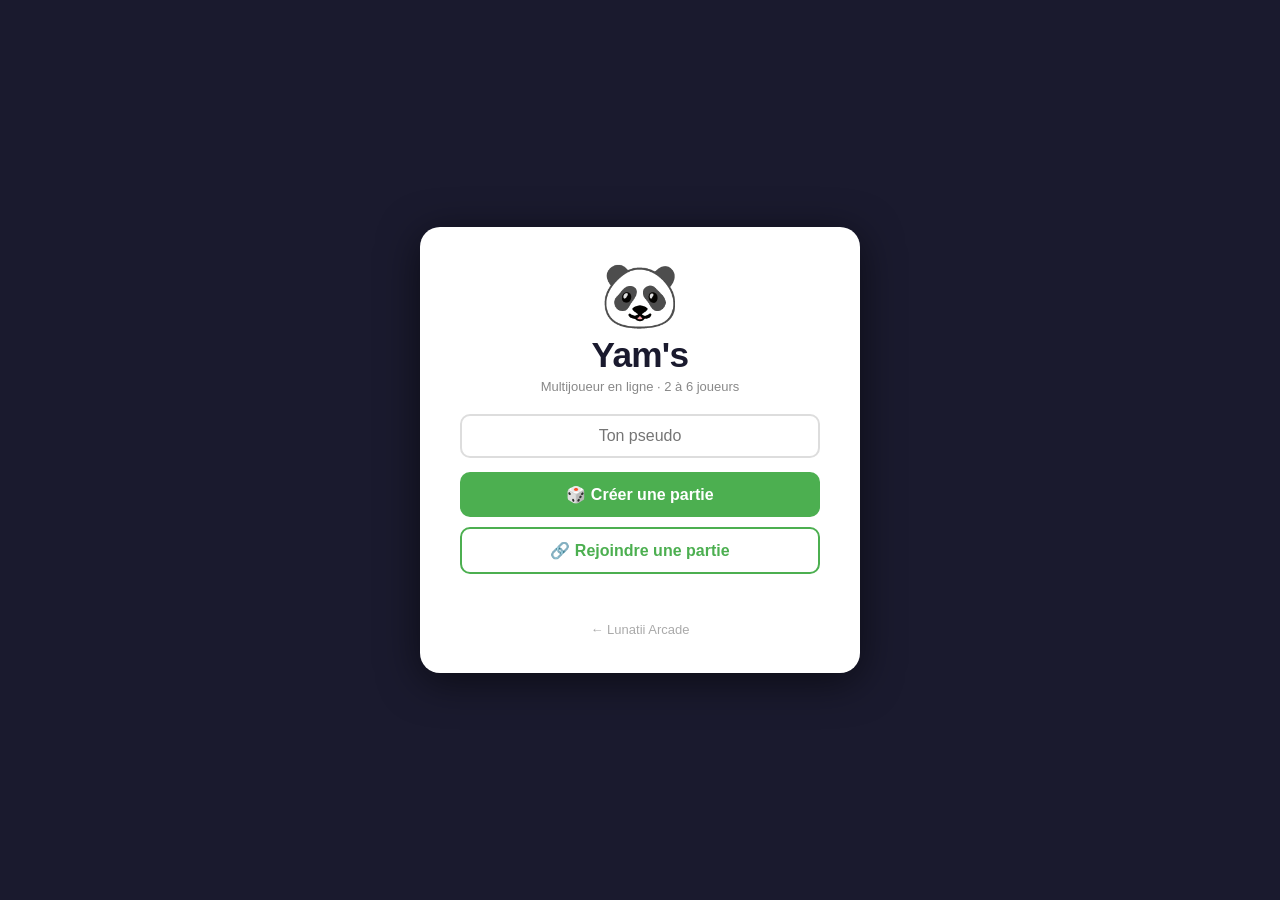
<file: yams/index.html>
<!DOCTYPE html>
<html lang="fr">
<head>
<meta charset="UTF-8">
<meta name="viewport" content="width=device-width, initial-scale=1.0">
<title>Yam's 🐼</title>
<link rel="stylesheet" href="style.css">
</head>
<body>

<!-- ===== Accueil ===== -->
<div id="screen-home" class="screen active">
  <div class="panda-card">
    <div class="card-icon">🐼</div>
    <h1 class="card-title">Yam's</h1>
    <p class="card-sub">Multijoueur en ligne · 2 à 6 joueurs</p>
    <input type="text" id="inp-pseudo" class="panda-input" placeholder="Ton pseudo" maxlength="20" autocomplete="off">
    <div class="home-actions">
      <button id="btn-create" class="btn-green">🎲 Créer une partie</button>
      <button id="btn-join-toggle" class="btn-outline">🔗 Rejoindre une partie</button>
    </div>
    <div id="join-panel" class="join-panel hidden">
      <input type="text" id="inp-code" class="panda-input code-input" placeholder="CODE" maxlength="4" autocomplete="off">
      <button id="btn-join" class="btn-green" style="width:auto;padding:11px 18px;">→</button>
    </div>
    <p id="home-error" class="error-msg"></p>
    <a href="../arcade/" class="back-link">← Lunatii Arcade</a>
  </div>
</div>

<!-- ===== Lobby ===== -->
<div id="screen-lobby" class="screen">
  <div class="panda-card">
    <div class="card-icon">🐼</div>
    <h2 class="card-title" style="font-size:1.7rem">Salle d'attente</h2>
    <div class="code-badge">Code&nbsp;: <strong id="lob-code">----</strong></div>
    <p class="card-sub" style="margin-top:6px">Partagez ce code avec vos amis !</p>
    <div id="lob-players" class="player-list"></div>
    <button id="btn-start" class="btn-green hidden">▶ Lancer la partie</button>
    <p id="lob-hint" class="hint-text">En attente de joueurs... (min. 2)</p>
    <button id="btn-leave" class="btn-link" style="margin-top:14px">← Quitter</button>
  </div>
</div>

<!-- ===== Jeu ===== -->
<div id="screen-game" class="screen">
  <div class="game-topbar">
    <a href="../arcade/" class="topbar-back" title="Arcade">🐼</a>
    <span id="g-turn" class="turn-text">—</span>
    <span id="g-rolls" class="rolls-badge">🎲 3</span>
  </div>
  <div class="dice-zone">
    <div class="dice-row">
      <canvas class="die-cv" id="d0" width="80" height="80"></canvas>
      <canvas class="die-cv" id="d1" width="80" height="80"></canvas>
      <canvas class="die-cv" id="d2" width="80" height="80"></canvas>
      <canvas class="die-cv" id="d3" width="80" height="80"></canvas>
      <canvas class="die-cv" id="d4" width="80" height="80"></canvas>
    </div>
    <button id="btn-roll" class="btn-roll" disabled>Lancer 🎲</button>
  </div>
  <div class="score-wrap">
    <table id="score-tbl" class="score-tbl">
      <thead><tr id="score-head"><th class="lbl-col">Combinaison</th></tr></thead>
      <tbody id="score-body"></tbody>
    </table>
  </div>
</div>

<!-- ===== Fin ===== -->
<div id="screen-end" class="screen">
  <div class="panda-card">
    <div class="card-icon">🏆</div>
    <h2 class="card-title">Partie terminée !</h2>
    <p class="card-sub">Classement final</p>
    <div id="end-podium" class="podium"></div>
    <button id="btn-replay" class="btn-green" style="margin-top:16px">🎲 Nouvelle partie</button>
    <a href="../arcade/" class="back-link">← Lunatii Arcade</a>
  </div>
</div>

<script>
/*
  TABLE SUPABASE REQUISE :
  CREATE TABLE yams_rooms (
    id text PRIMARY KEY,
    state jsonb,
    updated_at timestamptz DEFAULT now()
  );
  ALTER TABLE yams_rooms ENABLE ROW LEVEL SECURITY;
  CREATE POLICY "open" ON yams_rooms FOR ALL USING (true) WITH CHECK (true);
*/

const SUPABASE_URL = 'https://rqybsymsxjhblpmwwkod.supabase.co';
const SUPABASE_KEY = 'sb_publishable_Kzg89oIvbVe3VKbV9efA6g_Ip-4mFuH';

// ===== Identité joueur =====
let myId = localStorage.getItem('yams_pid') || (()=>{
  const id = typeof crypto!=='undefined'&&crypto.randomUUID
    ? crypto.randomUUID()
    : Date.now().toString(36)+Math.random().toString(36).slice(2);
  localStorage.setItem('yams_pid', id);
  return id;
})();
let myName = '';
let roomId  = '';
let gs      = null; // game state (local copy)
let pollTmr = null;
let isMyTurn = false;
let rolling  = false;

// ===== Catégories =====
const SCOREABLE = ['ones','twos','threes','fours','fives','sixes',
  'threeOfAKind','fourOfAKind','fullHouse','smallStraight','largeStraight','yahtzee','chance'];

const CATS = [
  {id:'_sup',   label:'— Section Haute —',           type:'section'},
  {id:'ones',   label:'As',    hint:'Somme des 1',   type:'score'},
  {id:'twos',   label:'Deux',  hint:'Somme des 2',   type:'score'},
  {id:'threes', label:'Trois', hint:'Somme des 3',   type:'score'},
  {id:'fours',  label:'Quatre',hint:'Somme des 4',   type:'score'},
  {id:'fives',  label:'Cinq',  hint:'Somme des 5',   type:'score'},
  {id:'sixes',  label:'Six',   hint:'Somme des 6',   type:'score'},
  {id:'_uTotal',label:'Sous-total',                  type:'calc'},
  {id:'_bonus', label:'Bonus +35',hint:'si ≥ 63 pts',type:'calc'},
  {id:'_slo',   label:'— Section Basse —',           type:'section'},
  {id:'threeOfAKind', label:'Brelan',        hint:'3 identiques → somme', type:'score'},
  {id:'fourOfAKind',  label:'Carré',         hint:'4 identiques → somme', type:'score'},
  {id:'fullHouse',    label:'Full House',    hint:'3+2 → 25 pts',        type:'score'},
  {id:'smallStraight',label:'Petite Suite',  hint:'4 consécutifs → 30',  type:'score'},
  {id:'largeStraight',label:'Grande Suite',  hint:'5 consécutifs → 40',  type:'score'},
  {id:'yahtzee',      label:"Yam's",         hint:'5 identiques → 50',   type:'score'},
  {id:'chance',       label:'Chance',        hint:'Somme de tous les dés',type:'score'},
  {id:'_total', label:'TOTAL', type:'total'},
];

// ===== Calcul des scores =====
function calcScore(cat, dice) {
  const cnt = Array(7).fill(0);
  dice.forEach(v => cnt[v]++);
  const sum = dice.reduce((a,b)=>a+b, 0);
  switch(cat) {
    case 'ones':   return cnt[1];
    case 'twos':   return cnt[2]*2;
    case 'threes': return cnt[3]*3;
    case 'fours':  return cnt[4]*4;
    case 'fives':  return cnt[5]*5;
    case 'sixes':  return cnt[6]*6;
    case 'threeOfAKind': return cnt.some(c=>c>=3)?sum:0;
    case 'fourOfAKind':  return cnt.some(c=>c>=4)?sum:0;
    case 'fullHouse':    return (cnt.some(c=>c===3)&&cnt.some(c=>c===2))?25:0;
    case 'smallStraight':{
      const u=[...new Set(dice)].sort((a,b)=>a-b).join('');
      return (u.includes('1234')||u.includes('2345')||u.includes('3456'))?30:0;
    }
    case 'largeStraight':{
      const u=[...new Set(dice)].sort((a,b)=>a-b);
      return (u.length===5&&u[4]-u[0]===4)?40:0;
    }
    case 'yahtzee': return cnt.some(c=>c===5)?50:0;
    case 'chance':  return sum;
  }
  return 0;
}
function upperTotal(s){ return ['ones','twos','threes','fours','fives','sixes'].reduce((t,c)=>t+(s[c]??0),0); }
function lowerTotal(s){ return ['threeOfAKind','fourOfAKind','fullHouse','smallStraight','largeStraight','yahtzee','chance'].reduce((t,c)=>t+(s[c]??0),0); }
function grandTotal(s){ const u=upperTotal(s); return u+(u>=63?35:0)+lowerTotal(s); }
function initScores(){ return Object.fromEntries(SCOREABLE.map(c=>[c,null])); }
function gameOver(state){ return state.players.every(p=>SCOREABLE.every(c=>p.scores[c]!==null)); }

// ===== Supabase helpers =====
async function sfetch(method, path, body) {
  const h = { 'apikey':SUPABASE_KEY, 'Authorization':'Bearer '+SUPABASE_KEY, 'Content-Type':'application/json' };
  if (method==='POST') h['Prefer']='resolution=merge-duplicates';
  const opts = {method, headers:h};
  if (body!==undefined) opts.body = JSON.stringify(body);
  try {
    const r = await fetch(SUPABASE_URL+path, opts);
    if (!r.ok){ console.error('SB',r.status,await r.text()); return null; }
    const t = await r.text();
    return t ? JSON.parse(t) : true;
  } catch(e){ console.error(e); return null; }
}
async function getRoom(id){
  const d = await sfetch('GET',`/rest/v1/yams_rooms?id=eq.${id}&select=state`);
  return d&&d[0] ? d[0].state : null;
}
async function saveRoom(state){
  return sfetch('PATCH',`/rest/v1/yams_rooms?id=eq.${roomId}`,{state,updated_at:new Date().toISOString()});
}

// ===== Polling =====
function startPoll(){
  stopPoll();
  pollTmr = setInterval(async()=>{
    const ns = await getRoom(roomId);
    if (!ns) return;
    if (JSON.stringify(ns)!==JSON.stringify(gs)){ gs=ns; render(); }
  }, 1500);
}
function stopPoll(){ if(pollTmr){clearInterval(pollTmr);pollTmr=null;} }

// ===== Screens =====
function showScreen(id){
  document.querySelectorAll('.screen').forEach(s=>s.classList.remove('active'));
  document.getElementById(id).classList.add('active');
}

// ===== Canvas roundRect polyfill =====
if(!CanvasRenderingContext2D.prototype.roundRect){
  CanvasRenderingContext2D.prototype.roundRect=function(x,y,w,h,r){
    this.moveTo(x+r,y);this.lineTo(x+w-r,y);this.quadraticCurveTo(x+w,y,x+w,y+r);
    this.lineTo(x+w,y+h-r);this.quadraticCurveTo(x+w,y+h,x+w-r,y+h);
    this.lineTo(x+r,y+h);this.quadraticCurveTo(x,y+h,x,y+h-r);
    this.lineTo(x,y+r);this.quadraticCurveTo(x,y,x+r,y);this.closePath();
  };
}

// ===== Dessin des dés =====
const DOTS = {
  1:[[40,40]],
  2:[[26,26],[54,54]],
  3:[[26,26],[40,40],[54,54]],
  4:[[26,26],[54,26],[26,54],[54,54]],
  5:[[26,26],[54,26],[40,40],[26,54],[54,54]],
  6:[[26,21],[54,21],[26,40],[54,40],[26,59],[54,59]],
};
const DOTS1_EARS = [[40,44]]; // décalé pour laisser place aux oreilles

function drawDie(id, value, held, active, flash){
  const cv = document.getElementById(id);
  if(!cv) return;
  const c = cv.getContext('2d');
  c.clearRect(0,0,80,80);
  const hasEars = (value===1 && !flash);
  const faceTop = hasEars ? 12 : 5;
  const faceH   = 75 - faceTop;

  // Oreilles panda sur le dé 1
  if(hasEars){
    c.fillStyle='#222';
    c.beginPath(); c.ellipse(17,9,9,8,-0.25,0,Math.PI*2); c.fill();
    c.beginPath(); c.ellipse(63,9,9,8, 0.25,0,Math.PI*2); c.fill();
    c.fillStyle='#555';
    c.beginPath(); c.ellipse(17,9,5,4,0,0,Math.PI*2); c.fill();
    c.beginPath(); c.ellipse(63,9,5,4,0,0,Math.PI*2); c.fill();
  }

  // Face du dé
  if(held){         c.fillStyle='#e8f5e9'; c.strokeStyle='#4CAF50'; c.lineWidth=3;
  }else if(flash){  c.fillStyle='#fffde7'; c.strokeStyle='#bbb';    c.lineWidth=2;
  }else if(!active){c.fillStyle='#e8e8e8'; c.strokeStyle='#bbb';    c.lineWidth=2;
  }else{            c.fillStyle='#ffffff'; c.strokeStyle='#333';    c.lineWidth=2; }
  c.beginPath();
  c.roundRect(5, faceTop, 70, faceH, 10);
  c.fill(); c.stroke();

  // Points
  c.fillStyle = held ? '#2E7D32' : (active ? '#111' : '#aaa');
  const pts = hasEars ? DOTS1_EARS : (DOTS[value]||[]);
  pts.forEach(([x,y])=>{ c.beginPath(); c.arc(x,y,5.5,0,Math.PI*2); c.fill(); });

  // Label "Gardé"
  if(held){
    c.fillStyle='#4CAF50'; c.font='bold 8px sans-serif';
    c.textAlign='center'; c.textBaseline='bottom';
    c.fillText('GARDÉ',40,79);
  }
}

async function rollAnim(held){
  return new Promise(res=>{
    let t=0;
    const iv=setInterval(()=>{
      for(let i=0;i<5;i++) if(!held[i]) drawDie(`d${i}`,Math.ceil(Math.random()*6),false,true,true);
      if(++t>=8){clearInterval(iv);res();}
    },50);
  });
}

// ===== Logique du jeu =====
async function createRoom(){
  const code = Array.from({length:4},()=>'ABCDEFGHJKLMNPQRSTUVWXYZ'[Math.floor(Math.random()*23)]).join('');
  const state = {
    phase:'waiting', host:myId,
    players:[{id:myId,name:myName,scores:initScores()}],
    currentPlayerIndex:0,
    dice:[1,1,1,1,1], held:[false,false,false,false,false],
    rollsLeft:3, rollCount:0,
  };
  const res = await sfetch('POST','/rest/v1/yams_rooms',{id:code,state,updated_at:new Date().toISOString()});
  if(res===null){ showError('Impossible de créer la partie.\n(Table yams_rooms introuvable ?)'); return; }
  roomId=code; gs=state;
  showScreen('screen-lobby'); renderLobby(); startPoll();
}

async function joinRoom(code){
  code=code.toUpperCase();
  const state = await getRoom(code);
  if(!state){ showError('Partie introuvable.'); return; }
  if(state.phase!=='waiting'){ showError('Cette partie a déjà commencé.'); return; }
  if(state.players.length>=6){ showError('Partie pleine (6/6).'); return; }
  if(!state.players.find(p=>p.id===myId)){
    state.players.push({id:myId,name:myName,scores:initScores()});
    await sfetch('PATCH',`/rest/v1/yams_rooms?id=eq.${code}`,{state,updated_at:new Date().toISOString()});
  }
  roomId=code; gs=state;
  showScreen('screen-lobby'); renderLobby(); startPoll();
}

async function startGame(){
  if(!gs||gs.phase!=='waiting') return;
  const state = JSON.parse(JSON.stringify(gs));
  state.phase='playing'; state.currentPlayerIndex=0;
  state.dice=[1,2,3,4,5]; state.held=[false,false,false,false,false];
  state.rollsLeft=3; state.rollCount=0;
  await saveRoom(state);
  gs=state; render();
}

async function doRoll(){
  if(!isMyTurn||gs.rollsLeft===0||rolling) return;
  rolling=true;
  document.getElementById('btn-roll').disabled=true;
  const state = JSON.parse(JSON.stringify(gs));
  await rollAnim(state.held);
  for(let i=0;i<5;i++) if(!state.held[i]) state.dice[i]=Math.ceil(Math.random()*6);
  state.rollsLeft--; state.rollCount++;
  gs=state; renderGame();
  await saveRoom(state);
  rolling=false;
}

async function toggleHold(i){
  if(!isMyTurn||gs.rollCount===0) return;
  const state=JSON.parse(JSON.stringify(gs));
  state.held[i]=!state.held[i];
  gs=state; renderGame();
  await saveRoom(state);
}

async function doScore(catId){
  if(!isMyTurn||gs.rollCount===0) return;
  const state=JSON.parse(JSON.stringify(gs));
  const me=state.players[state.currentPlayerIndex];
  if(me.scores[catId]!==null) return;
  me.scores[catId]=calcScore(catId,state.dice);
  if(gameOver(state)){
    state.phase='finished';
  }else{
    state.currentPlayerIndex=(state.currentPlayerIndex+1)%state.players.length;
    state.held=[false,false,false,false,false];
    state.rollsLeft=3; state.rollCount=0;
    state.dice=[1,1,1,1,1];
  }
  gs=state; await saveRoom(state); render();
}

// ===== Rendus =====
function render(){
  if(!gs) return;
  switch(gs.phase){
    case 'waiting':  renderLobby(); break;
    case 'playing':  renderGame();  break;
    case 'finished': renderEnd();   break;
  }
}

function renderLobby(){
  showScreen('screen-lobby');
  document.getElementById('lob-code').textContent=roomId;
  const list=document.getElementById('lob-players');
  list.innerHTML=gs.players.map(p=>`
    <div class="player-item ${p.id===myId?'me':''}">
      <span class="p-dot ${p.id===gs.host?'host':''}"></span>
      ${esc(p.name)} ${p.id===gs.host?'👑':''} ${p.id===myId?'<em style="font-weight:400;color:#888">(toi)</em>':''}
    </div>`).join('');
  const startBtn=document.getElementById('btn-start');
  const hint=document.getElementById('lob-hint');
  if(gs.host===myId){
    if(gs.players.length>=2){ startBtn.classList.remove('hidden'); hint.textContent=`${gs.players.length} joueur(s) — Prêt à lancer !`; }
    else{ startBtn.classList.add('hidden'); hint.textContent='En attente d\'un autre joueur...'; }
  }else{
    startBtn.classList.add('hidden');
    hint.textContent='En attente que l\'hôte lance la partie...';
  }
}

function renderGame(){
  showScreen('screen-game');
  const state=gs;
  const cp=state.players[state.currentPlayerIndex];
  isMyTurn=cp.id===myId;

  const turnEl=document.getElementById('g-turn');
  turnEl.textContent=isMyTurn?"C'est ton tour 🐼":`Tour de ${cp.name} 🐼`;
  turnEl.className='turn-text'+(isMyTurn?' my-turn':'');
  document.getElementById('g-rolls').textContent=`🎲 ${state.rollsLeft}`;

  for(let i=0;i<5;i++){
    drawDie(`d${i}`,state.dice[i],state.held[i],isMyTurn,false);
    const cv=document.getElementById(`d${i}`);
    cv.style.cursor=(isMyTurn&&state.rollCount>0)?'pointer':'default';
    cv.onclick=(isMyTurn&&state.rollCount>0)?(()=>{const j=i;return()=>toggleHold(j);})():null;
  }

  const rollBtn=document.getElementById('btn-roll');
  rollBtn.disabled=!isMyTurn||state.rollsLeft===0||rolling;
  buildScoreTable();
}

function buildScoreTable(){
  const state=gs;
  const head=document.getElementById('score-head');
  const body=document.getElementById('score-body');
  head.innerHTML='<th class="lbl-col">Combinaison</th>'+
    state.players.map((p,i)=>`<th class="pl-col${i===state.currentPlayerIndex?' active-player':''}">${esc(p.name)}${p.id===myId?' ✦':''}</th>`).join('');
  body.innerHTML='';

  for(const cat of CATS){
    const tr=document.createElement('tr');
    tr.className=`row-${cat.type}`;
    const tdL=document.createElement('td');
    tdL.className='lbl-col';
    tdL.textContent=cat.label;
    if(cat.hint){ const sp=document.createElement('span'); sp.className='cat-hint'; sp.textContent=' '+cat.hint; tdL.appendChild(sp); }
    tr.appendChild(tdL);

    if(cat.type==='section'){
      tdL.colSpan=state.players.length+1;
      body.appendChild(tr); continue;
    }

    for(let pi=0;pi<state.players.length;pi++){
      const p=state.players[pi];
      const td=document.createElement('td');
      td.className='score-cell'+(pi===state.currentPlayerIndex?' active-col':'');

      if(cat.type==='calc'){
        if(cat.id==='_uTotal'){
          td.textContent=upperTotal(p.scores);
          td.className+=' scored';
        }else if(cat.id==='_bonus'){
          const ut=upperTotal(p.scores);
          td.textContent=ut>=63?'+35':`${ut}/63`;
          td.className+=ut>=63?' bonus-ok':' bonus-nope';
        }
      }else if(cat.type==='total'){
        td.textContent=grandTotal(p.scores);
        td.className+=' total-cell';
      }else{
        // Catégorie scorable
        const scored=p.scores[cat.id];
        if(scored!==null){
          td.textContent=scored;
          td.className+=(scored===0?' zero':' scored');
        }else if(isMyTurn&&pi===state.currentPlayerIndex&&state.rollCount>0){
          const pot=calcScore(cat.id,state.dice);
          td.textContent=pot;
          td.className+=' potential';
          td.title=`Inscrire ${pot} pts`;
          td.onclick=()=>doScore(cat.id);
        }else{
          td.textContent='—';
        }
      }
      tr.appendChild(td);
    }
    body.appendChild(tr);
  }
}

function renderEnd(){
  showScreen('screen-end');
  stopPoll();
  const sorted=[...gs.players].sort((a,b)=>grandTotal(b.scores)-grandTotal(a.scores));
  const medals=['🥇','🥈','🥉'];
  document.getElementById('end-podium').innerHTML=sorted.map((p,i)=>`
    <div class="podium-row${p.id===myId?' me':''}">
      <span class="podium-medal">${medals[i]||(i+1)+'.'}</span>
      <span class="podium-name">${esc(p.name)}</span>
      <span class="podium-score">${grandTotal(p.scores)} pts</span>
    </div>`).join('');
}

// ===== Utilitaires =====
function esc(s){ return s.replace(/&/g,'&amp;').replace(/</g,'&lt;').replace(/>/g,'&gt;'); }
function showError(msg){ const el=document.getElementById('home-error'); el.textContent=msg; setTimeout(()=>el.textContent='',5000); }

// ===== Événements =====
document.getElementById('btn-create').onclick=()=>{
  myName=document.getElementById('inp-pseudo').value.trim();
  if(!myName){ showError('Entre ton pseudo !'); return; }
  localStorage.setItem('yams_pseudo',myName); createRoom();
};
document.getElementById('btn-join-toggle').onclick=()=>{
  document.getElementById('join-panel').classList.toggle('hidden');
  document.getElementById('inp-code').focus();
};
document.getElementById('btn-join').onclick=()=>{
  myName=document.getElementById('inp-pseudo').value.trim();
  if(!myName){ showError('Entre ton pseudo !'); return; }
  const code=document.getElementById('inp-code').value.trim();
  if(code.length!==4){ showError('Code à 4 lettres requis.'); return; }
  localStorage.setItem('yams_pseudo',myName); joinRoom(code);
};
document.getElementById('inp-code').oninput=()=>{
  document.getElementById('inp-code').value=document.getElementById('inp-code').value.toUpperCase();
};
document.getElementById('inp-code').onkeydown=e=>{
  if(e.key==='Enter') document.getElementById('btn-join').click();
};
document.getElementById('btn-start').onclick=startGame;
document.getElementById('btn-roll').onclick=doRoll;
document.getElementById('btn-leave').onclick=async()=>{
  if(gs&&gs.phase==='waiting'){
    const st=JSON.parse(JSON.stringify(gs));
    st.players=st.players.filter(p=>p.id!==myId);
    if(st.players.length===0){
      await sfetch('DELETE',`/rest/v1/yams_rooms?id=eq.${roomId}`);
    }else{
      if(st.host===myId) st.host=st.players[0].id;
      await sfetch('PATCH',`/rest/v1/yams_rooms?id=eq.${roomId}`,{state:st,updated_at:new Date().toISOString()});
    }
  }
  stopPoll(); roomId=''; gs=null; showScreen('screen-home');
};
document.getElementById('btn-replay').onclick=()=>{
  stopPoll(); roomId=''; gs=null; showScreen('screen-home');
};

// Restaurer pseudo
const saved=localStorage.getItem('yams_pseudo');
if(saved) document.getElementById('inp-pseudo').value=saved;
</script>
</body>
</html>
</file>
<file: arcade/style.css>
/* ===== Reset & Base ===== */
*, *::before, *::after { margin: 0; padding: 0; box-sizing: border-box; }

:root {
  --bg:        #0d0d1a;
  --surface:   #14142a;
  --card:      #1c1c38;
  --accent:    #7c3aed;
  --accent2:   #a855f7;
  --gold:      #f59e0b;
  --green:     #10b981;
  --text:      #e2e8f0;
  --muted:     #64748b;
  --border:    rgba(124,58,237,0.25);
  --glow:      0 0 20px rgba(124,58,237,0.35);
  --radius:    14px;
}

html { scroll-behavior: smooth; }

body {
  background: var(--bg);
  color: var(--text);
  font-family: 'Segoe UI', system-ui, Arial, sans-serif;
  line-height: 1.6;
  min-height: 100vh;
}

/* ===== Header ===== */
.site-header {
  background: linear-gradient(135deg, #0d0d1a 0%, #1a0a2e 100%);
  border-bottom: 1px solid var(--border);
  padding: 28px 24px 24px;
  text-align: center;
  position: relative;
  overflow: hidden;
}
.site-header::before {
  content: '';
  position: absolute;
  inset: 0;
  background: radial-gradient(ellipse at 50% -20%, rgba(124,58,237,0.18) 0%, transparent 70%);
  pointer-events: none;
}
.site-header .tagline-row {
  display: flex;
  align-items: center;
  justify-content: center;
  gap: 10px;
  margin-bottom: 6px;
}
.site-header .discord-badge {
  background: rgba(88,101,242,0.2);
  border: 1px solid rgba(88,101,242,0.4);
  color: #a5b4fc;
  font-size: 11px;
  font-weight: 600;
  padding: 2px 10px;
  border-radius: 20px;
  letter-spacing: 0.05em;
  text-transform: uppercase;
}
.site-title {
  font-size: clamp(2rem, 6vw, 3.2rem);
  font-weight: 900;
  letter-spacing: -0.02em;
  background: linear-gradient(135deg, #c4b5fd 0%, #a855f7 40%, #7c3aed 100%);
  -webkit-background-clip: text;
  -webkit-text-fill-color: transparent;
  background-clip: text;
  margin-bottom: 8px;
}
.site-subtitle {
  color: var(--muted);
  font-size: 14px;
  letter-spacing: 0.04em;
}

/* ===== Navigation ===== */
.site-nav {
  display: flex;
  justify-content: center;
  gap: 8px;
  padding: 16px 24px;
  background: var(--surface);
  border-bottom: 1px solid var(--border);
  flex-wrap: wrap;
}
.nav-link {
  color: var(--muted);
  text-decoration: none;
  font-size: 13px;
  font-weight: 600;
  padding: 6px 16px;
  border-radius: 20px;
  border: 1px solid transparent;
  transition: all 0.2s;
  letter-spacing: 0.03em;
}
.nav-link:hover, .nav-link.active {
  color: var(--accent2);
  border-color: var(--border);
  background: rgba(124,58,237,0.1);
}

/* ===== Main layout ===== */
main {
  max-width: 960px;
  margin: 0 auto;
  padding: 32px 16px 60px;
  display: flex;
  flex-direction: column;
  gap: 48px;
}

/* ===== Section titles ===== */
.section-title {
  font-size: 18px;
  font-weight: 800;
  color: var(--text);
  margin-bottom: 20px;
  display: flex;
  align-items: center;
  gap: 10px;
}
.section-title::after {
  content: '';
  flex: 1;
  height: 1px;
  background: var(--border);
}

/* ===== Featured game ===== */
.featured-section {}

.featured-card {
  background: linear-gradient(135deg, #1a0a2e 0%, #1c1c38 100%);
  border: 1px solid rgba(124,58,237,0.5);
  border-radius: 20px;
  padding: 28px;
  display: flex;
  gap: 28px;
  align-items: center;
  box-shadow: var(--glow), inset 0 1px 0 rgba(255,255,255,0.05);
  position: relative;
  overflow: hidden;
}
.featured-card::before {
  content: '';
  position: absolute;
  top: -60px; right: -60px;
  width: 200px; height: 200px;
  background: radial-gradient(circle, rgba(124,58,237,0.12) 0%, transparent 70%);
  pointer-events: none;
}
.featured-badge {
  position: absolute;
  top: 16px; right: 16px;
  background: linear-gradient(135deg, var(--gold), #d97706);
  color: #000;
  font-size: 11px;
  font-weight: 800;
  padding: 4px 12px;
  border-radius: 20px;
  letter-spacing: 0.05em;
  text-transform: uppercase;
}
.featured-emoji {
  font-size: 72px;
  line-height: 1;
  flex-shrink: 0;
  filter: drop-shadow(0 4px 12px rgba(124,58,237,0.4));
}
.featured-info { flex: 1; }
.featured-info h2 {
  font-size: 26px;
  font-weight: 900;
  color: #fff;
  margin-bottom: 6px;
}
.featured-info p {
  color: var(--muted);
  font-size: 14px;
  margin-bottom: 20px;
  line-height: 1.6;
}
.featured-stats {
  display: flex;
  gap: 20px;
  margin-bottom: 20px;
  flex-wrap: wrap;
}
.stat {
  display: flex;
  flex-direction: column;
  gap: 2px;
}
.stat-value {
  font-size: 22px;
  font-weight: 800;
  color: var(--accent2);
}
.stat-label {
  font-size: 11px;
  color: var(--muted);
  text-transform: uppercase;
  letter-spacing: 0.06em;
}
.btn-play {
  display: inline-flex;
  align-items: center;
  gap: 8px;
  background: linear-gradient(135deg, var(--accent), var(--accent2));
  color: #fff;
  text-decoration: none;
  font-size: 15px;
  font-weight: 700;
  padding: 12px 28px;
  border-radius: 10px;
  transition: all 0.2s;
  box-shadow: 0 4px 16px rgba(124,58,237,0.4);
  letter-spacing: 0.02em;
}
.btn-play:hover {
  transform: translateY(-2px);
  box-shadow: 0 6px 24px rgba(124,58,237,0.55);
}
.btn-play:active { transform: translateY(0); }

/* ===== Game grid ===== */
.games-grid {
  display: grid;
  grid-template-columns: repeat(auto-fill, minmax(240px, 1fr));
  gap: 16px;
}
.game-card {
  background: var(--card);
  border: 1px solid var(--border);
  border-radius: var(--radius);
  padding: 20px;
  text-decoration: none;
  color: inherit;
  display: flex;
  flex-direction: column;
  gap: 10px;
  transition: all 0.2s;
  position: relative;
  overflow: hidden;
}
.game-card:hover {
  border-color: rgba(124,58,237,0.6);
  transform: translateY(-3px);
  box-shadow: var(--glow);
}
.game-card-emoji { font-size: 40px; line-height: 1; }
.game-card-name { font-size: 16px; font-weight: 700; color: #fff; }
.game-card-desc { font-size: 13px; color: var(--muted); }
.game-card-tag {
  display: inline-block;
  background: rgba(124,58,237,0.15);
  color: var(--accent2);
  border: 1px solid rgba(124,58,237,0.3);
  font-size: 11px;
  font-weight: 600;
  padding: 2px 10px;
  border-radius: 20px;
  align-self: flex-start;
}
.game-card-tag.new { background: rgba(16,185,129,0.15); color: var(--green); border-color: rgba(16,185,129,0.3); }
.soon-overlay {
  position: absolute;
  inset: 0;
  background: rgba(13,13,26,0.65);
  display: flex;
  align-items: center;
  justify-content: center;
  border-radius: var(--radius);
  backdrop-filter: blur(2px);
}
.soon-badge {
  background: var(--surface);
  border: 1px solid var(--border);
  color: var(--muted);
  font-size: 12px;
  font-weight: 700;
  padding: 6px 18px;
  border-radius: 20px;
  letter-spacing: 0.06em;
}

/* ===== Leaderboard ===== */
.leaderboard-section {}
.lb-tabs {
  display: flex;
  gap: 8px;
  margin-bottom: 20px;
  flex-wrap: wrap;
}
.lb-tab {
  background: var(--card);
  border: 1px solid var(--border);
  color: var(--muted);
  font-size: 13px;
  font-weight: 600;
  padding: 7px 18px;
  border-radius: 20px;
  cursor: pointer;
  transition: all 0.2s;
  letter-spacing: 0.03em;
}
.lb-tab.active {
  background: rgba(124,58,237,0.15);
  border-color: rgba(124,58,237,0.5);
  color: var(--accent2);
}
.lb-panel { display: none; }
.lb-panel.active { display: block; }

.lb-table {
  background: var(--card);
  border: 1px solid var(--border);
  border-radius: var(--radius);
  overflow: hidden;
}
.lb-row {
  display: grid;
  grid-template-columns: 48px 1fr auto;
  align-items: center;
  padding: 14px 20px;
  border-bottom: 1px solid rgba(255,255,255,0.04);
  transition: background 0.15s;
}
.lb-row:last-child { border-bottom: none; }
.lb-row:hover { background: rgba(255,255,255,0.03); }
.lb-row.header {
  background: rgba(124,58,237,0.08);
  padding: 10px 20px;
  font-size: 11px;
  font-weight: 700;
  color: var(--muted);
  text-transform: uppercase;
  letter-spacing: 0.08em;
}
.lb-rank {
  font-size: 18px;
  font-weight: 900;
  text-align: center;
}
.lb-rank.r1 { color: var(--gold); }
.lb-rank.r2 { color: #94a3b8; }
.lb-rank.r3 { color: #cd7c4a; }
.lb-rank.num { font-size: 14px; color: var(--muted); }
.lb-pseudo {
  font-size: 15px;
  font-weight: 600;
  color: var(--text);
}
.lb-pseudo span {
  display: inline-block;
  font-size: 10px;
  font-weight: 600;
  background: rgba(16,185,129,0.15);
  color: var(--green);
  border: 1px solid rgba(16,185,129,0.3);
  padding: 1px 7px;
  border-radius: 10px;
  margin-left: 8px;
  vertical-align: middle;
}
.lb-score {
  font-size: 20px;
  font-weight: 900;
  color: var(--accent2);
  text-align: right;
}
.lb-empty {
  padding: 40px 20px;
  text-align: center;
  color: var(--muted);
  font-size: 14px;
}
.lb-loading {
  padding: 30px 20px;
  text-align: center;
  color: var(--muted);
  font-size: 13px;
}
.lb-loading::after {
  content: '';
  display: inline-block;
  width: 16px; height: 16px;
  border: 2px solid var(--border);
  border-top-color: var(--accent2);
  border-radius: 50%;
  animation: spin 0.8s linear infinite;
  margin-left: 8px;
  vertical-align: middle;
}
@keyframes spin { to { transform: rotate(360deg); } }

/* ===== Footer ===== */
.site-footer {
  text-align: center;
  padding: 24px;
  border-top: 1px solid var(--border);
  color: var(--muted);
  font-size: 12px;
  background: var(--surface);
}
.site-footer a { color: var(--accent2); text-decoration: none; }
.site-footer a:hover { text-decoration: underline; }

/* ===== Responsive ===== */
@media (max-width: 600px) {
  .featured-card { flex-direction: column; text-align: center; padding: 24px 20px; }
  .featured-emoji { font-size: 56px; }
  .featured-stats { justify-content: center; }
  .btn-play { width: 100%; justify-content: center; }
  .featured-badge { top: 12px; right: 12px; }
  .lb-row { grid-template-columns: 40px 1fr auto; padding: 12px 14px; }
  main { padding: 24px 12px 48px; gap: 36px; }
}
</file>
<file: business-tour/style.css>
*,*::before,*::after{margin:0;padding:0;box-sizing:border-box;}

:root{
  --bg:#1a1a2e;
  --surface:#16213e;
  --green:#4CAF50;
  --green-dark:#388E3C;
  --text:#e2e8f0;
  --muted:#64748b;
  --gold:#f59e0b;
  --blue:#60a5fa;
  --red:#ef4444;
  --radius:12px;

  /* Tailles dynamiques — recalculées en JS au load et au resize */
  --case-size:54px;
  --gap-size:2px;
  --board-size:602px; /* 11*54 + 10*2 + 8*2 (padding) */

  --c-violet:#a855f7;
  --c-lightblue:#7dd3fc;
  --c-pink:#f472b6;
  --c-orange:#fb923c;
  --c-red:#ef4444;
  --c-yellow:#facc15;
  --c-green:#22c55e;
  --c-darkblue:#3b82f6;

  --p1:#22c55e;
  --p2:#3b82f6;
  --p3:#ec4899;
  --p4:#fb923c;
}

html{scroll-behavior:smooth;}
body{
  background:var(--bg);
  font-family:'Segoe UI',Arial,sans-serif;
  color:var(--text);
  min-height:100vh;
  overflow-x:hidden;
}

/* ===== Screens ===== */
.screen{display:none;min-height:100vh;}
.screen.active{display:flex;}
#screen-home,.screen.active#screen-lobby,.screen.active#screen-end{
  align-items:center;justify-content:center;padding:16px;
}
#screen-game{flex-direction:column;}

/* ===== Panda Card (home/lobby/end) ===== */
.panda-card{
  background:#fff;color:#1a1a2e;
  border-radius:20px;padding:36px 40px;
  width:100%;max-width:460px;
  text-align:center;
  box-shadow:0 8px 40px rgba(0,0,0,.55);
}
.card-icon{font-size:64px;line-height:1;margin-bottom:8px;}
.card-title{font-size:2.2rem;font-weight:900;color:#1a1a2e;margin-bottom:4px;letter-spacing:-.02em;}
.card-sub{color:#888;font-size:13px;margin-bottom:20px;}

.panda-input{
  width:100%;padding:11px 14px;
  border:2px solid #ddd;border-radius:10px;
  font-size:16px;outline:none;text-align:center;
  margin-bottom:14px;color:#222;
  transition:border-color .2s;
}
.panda-input:focus{border-color:var(--green);}
.code-input{text-transform:uppercase;letter-spacing:.18em;font-weight:800;font-size:20px;}

.home-actions{display:flex;flex-direction:column;gap:10px;margin-bottom:12px;}

.btn-green{
  display:block;width:100%;padding:13px 20px;
  background:var(--green);color:#fff;border:none;border-radius:10px;
  font-size:16px;font-weight:700;cursor:pointer;
  transition:background .2s,transform .1s;
}
.btn-green:hover{background:var(--green-dark);}
.btn-green:active{transform:scale(.98);}
.btn-green:disabled{background:#aaa;cursor:not-allowed;transform:none;}

.btn-outline{
  display:block;width:100%;padding:12px 20px;
  background:transparent;color:var(--green);
  border:2px solid var(--green);border-radius:10px;
  font-size:16px;font-weight:700;cursor:pointer;
  transition:all .2s;
}
.btn-outline:hover{background:var(--green);color:#fff;}

.btn-grey{
  padding:11px 16px;background:#e5e7eb;color:#1f2937;
  border:none;border-radius:10px;font-size:15px;font-weight:700;cursor:pointer;
  transition:background .2s;
}
.btn-grey:hover{background:#d1d5db;}

.btn-red{
  padding:11px 16px;background:var(--red);color:#fff;
  border:none;border-radius:10px;font-size:15px;font-weight:700;cursor:pointer;
}
.btn-red:hover{background:#dc2626;}

.join-panel{display:flex;gap:8px;margin-bottom:12px;}
.join-panel .panda-input{margin-bottom:0;flex:1;}
.join-panel .btn-green{width:auto;flex-shrink:0;padding:11px 18px;}
.hidden{display:none!important;}

.back-link{display:block;margin-top:16px;color:#aaa;font-size:13px;text-decoration:none;transition:color .2s;}
.back-link:hover{color:#444;}
.error-msg{color:#e53e3e;font-size:13px;margin-top:8px;min-height:20px;}
.btn-link{background:none;border:none;color:#aaa;font-size:13px;cursor:pointer;text-decoration:underline;}
.btn-link:hover{color:#444;}

/* ===== Color picker (home) ===== */
.color-picker{display:flex;gap:10px;justify-content:center;margin:8px 0 18px;flex-wrap:wrap;}
.color-dot{
  width:36px;height:36px;border-radius:50%;
  cursor:pointer;border:3px solid transparent;
  display:flex;align-items:center;justify-content:center;
  font-size:18px;transition:transform .15s, border-color .15s;
}
.color-dot:hover{transform:scale(1.1);}
.color-dot.selected{border-color:#1a1a2e;transform:scale(1.15);}
.color-dot[data-c="p1"]{background:var(--p1);}
.color-dot[data-c="p2"]{background:var(--p2);}
.color-dot[data-c="p3"]{background:var(--p3);}
.color-dot[data-c="p4"]{background:var(--p4);}

/* ===== Lobby ===== */
.code-badge{
  display:inline-block;background:#1a1a2e;color:#fff;
  padding:8px 20px;border-radius:30px;font-size:14px;margin-top:8px;
}
.code-badge strong{font-size:22px;letter-spacing:.22em;color:var(--green);}
.hint-text{color:#888;font-size:13px;margin-top:8px;}
.player-list{margin:16px 0;display:flex;flex-direction:column;gap:8px;text-align:left;}
.player-item{
  display:flex;align-items:center;gap:10px;
  padding:10px 14px;background:#f8f8f8;border-radius:10px;
  font-size:15px;font-weight:600;color:#1a1a2e;
}
.player-item.me{background:#e8f5e9;}
.p-dot{width:14px;height:14px;border-radius:50%;background:#ccc;flex-shrink:0;border:2px solid #fff;box-shadow:0 0 0 1px #888;}
.p-dot.p1{background:var(--p1);}
.p-dot.p2{background:var(--p2);}
.p-dot.p3{background:var(--p3);}
.p-dot.p4{background:var(--p4);}

/* ===== Game screen ===== */
#screen-game{background:var(--bg);}

.game-topbar{
  display:flex;align-items:center;justify-content:space-between;
  padding:10px 16px;background:var(--surface);
  border-bottom:1px solid rgba(76,175,80,.2);flex-shrink:0;
  position:sticky;top:0;z-index:20;
}
.topbar-back{font-size:22px;text-decoration:none;opacity:.7;transition:opacity .2s;line-height:1;color:#fff;}
.topbar-back:hover{opacity:1;}
.turn-text{flex:1;text-align:center;font-size:clamp(12px, 1.6vw, 15px);font-weight:700;padding:0 10px;color:var(--text);}
.turn-text.my-turn{color:var(--green);}
.timer-text{font-size:13px;color:var(--gold);font-weight:700;white-space:nowrap;}

/* Layout principal — grid responsive */
.game-main{
  display:grid;
  grid-template-areas: "board panel";
  grid-template-columns: auto 280px;
  gap:14px;
  padding:14px;
  justify-content:center;
  align-items:start;
  max-width:100%;
}
@media (max-width:1199px){
  .game-main{
    grid-template-areas: "board" "panel";
    grid-template-columns: 1fr;
    justify-items:center;
  }
}

/* ===== Plateau ===== */
.board-wrap{
  grid-area:board;
  background:#0f1729;
  border-radius:14px;
  padding:8px;
  box-shadow:0 8px 32px rgba(0,0,0,.5);
  max-width:100%;
  overflow:auto;
  -webkit-overflow-scrolling:touch;
}
.board{
  display:grid;
  grid-template-columns:repeat(11, var(--case-size));
  grid-template-rows:repeat(11, var(--case-size));
  gap:var(--gap-size);
  background:#0f1729;
  border-radius:8px;
  width:max-content;
  margin:0 auto;
}
.tile{
  background:#fffdf7;color:#1a1a2e;
  border-radius:4px;
  display:flex;flex-direction:column;
  align-items:center;justify-content:flex-start;
  text-align:center;
  position:relative;
  overflow:hidden;
  padding:2px;
  user-select:none;
  cursor:pointer;
  font-size:clamp(6px, calc(var(--case-size) * 0.16), 10px);
  line-height:1.1;
}
.tile-corner{
  background:#fffdf7;
  font-weight:700;
}
.tile-corner .corner-icon{
  font-size:clamp(14px, calc(var(--case-size) * 0.45), 26px);
  margin-top:2px;
}
.tile-corner .corner-name{
  font-size:clamp(5px, calc(var(--case-size) * 0.13), 9px);
  line-height:1.1;
  margin-top:1px;
  padding:0 2px;
  font-weight:700;
}

.tile-property .color-band{
  width:100%;
  height:clamp(7px, calc(var(--case-size) * 0.22), 16px);
  flex-shrink:0;
  border-bottom:1px solid rgba(0,0,0,.15);
}
.tile-property .tile-name{
  font-size:clamp(5px, calc(var(--case-size) * 0.14), 9px);
  line-height:1.05;
  margin-top:2px;
  padding:0 1px;
  font-weight:700;
  flex:1;
  display:flex;
  align-items:center;
  justify-content:center;
  text-align:center;
  word-break:break-word;
  hyphens:auto;
}
.tile-property .tile-price{
  font-size:clamp(5px, calc(var(--case-size) * 0.13), 9px);
  color:#444;
  font-weight:700;
  margin-bottom:1px;
}
/* Cache le prix quand la case est trop petite */
@media (max-width:480px){
  .tile-property .tile-price{display:none;}
}

.tile-station .tile-icon,
.tile-company .tile-icon,
.tile-tax .tile-icon,
.tile-carte .tile-icon,
.tile-caisse .tile-icon{
  font-size:clamp(12px, calc(var(--case-size) * 0.38), 22px);
  margin:2px 0 1px;
}
.tile-station .tile-name,
.tile-company .tile-name,
.tile-tax .tile-name,
.tile-carte .tile-name,
.tile-caisse .tile-name{
  font-size:clamp(5px, calc(var(--case-size) * 0.13), 8px);
  line-height:1.05;
  font-weight:700;
  padding:0 1px;
  word-break:break-word;
}
.tile-carte{background:#fef3c7;}
.tile-caisse{background:#dbeafe;}

.color-band.violet{background:var(--c-violet);}
.color-band.lightblue{background:var(--c-lightblue);}
.color-band.pink{background:var(--c-pink);}
.color-band.orange{background:var(--c-orange);}
.color-band.red{background:var(--c-red);}
.color-band.yellow{background:var(--c-yellow);}
.color-band.green{background:var(--c-green);}
.color-band.darkblue{background:var(--c-darkblue);}

/* Rotation des cases du haut (bande de couleur en bas) */
.tile.side-top .color-band{
  order:2;
  border-top:1px solid rgba(0,0,0,.15);
  border-bottom:none;
}
.tile.side-top{flex-direction:column-reverse;}

/* Owner flag */
.tile .owner-flag{
  position:absolute;top:1px;right:1px;
  width:clamp(6px, calc(var(--case-size) * 0.18), 10px);
  height:clamp(6px, calc(var(--case-size) * 0.18), 10px);
  border-radius:50%;
  border:1px solid #fff;
  z-index:2;
}
.tile .owner-flag.p1{background:var(--p1);}
.tile .owner-flag.p2{background:var(--p2);}
.tile .owner-flag.p3{background:var(--p3);}
.tile .owner-flag.p4{background:var(--p4);}

.tile .houses-row{
  position:absolute;
  top:clamp(7px, calc(var(--case-size) * 0.22), 16px);
  left:2px;right:2px;
  display:flex;justify-content:center;gap:1px;z-index:2;
  pointer-events:none;
}
.tile .house{font-size:clamp(6px, calc(var(--case-size) * 0.18), 10px);}

.tile.side-top .houses-row{
  top:auto;
  bottom:clamp(7px, calc(var(--case-size) * 0.22), 16px);
}

/* Pions */
.pawn{
  position:absolute;
  width:clamp(11px, calc(var(--case-size) * 0.32), 20px);
  height:clamp(11px, calc(var(--case-size) * 0.32), 20px);
  border-radius:50%;
  display:flex;align-items:center;justify-content:center;
  font-size:clamp(7px, calc(var(--case-size) * 0.22), 13px);
  border:2px solid #fff;
  box-shadow:0 1px 4px rgba(0,0,0,.4);
  z-index:5;
  transition:left .35s ease, top .35s ease;
}
.pawn.p1{background:var(--p1);}
.pawn.p2{background:var(--p2);}
.pawn.p3{background:var(--p3);}
.pawn.p4{background:var(--p4);}
.pawn .jail-lock{
  position:absolute;top:-6px;right:-6px;
  font-size:10px;background:#1a1a2e;
  border-radius:50%;width:13px;height:13px;
  display:flex;align-items:center;justify-content:center;
}

/* Centre du plateau (9x9 interne) */
.board-center{
  grid-row:2 / 11;
  grid-column:2 / 11;
  background:linear-gradient(135deg, #1a1a2e 0%, #16213e 100%);
  border-radius:8px;
  display:flex;flex-direction:column;
  align-items:center;justify-content:center;
  padding:clamp(8px, 1.5vw, 18px);
  color:var(--text);
  text-align:center;
  gap:clamp(6px, 1vw, 12px);
  overflow:hidden;
}
.bc-title{
  font-size:clamp(14px, 2.4vw, 26px);
  font-weight:900;letter-spacing:-.02em;color:#fff;
}
.bc-title .emoji{font-size:clamp(18px, 3vw, 32px);}
.bc-turn{
  font-size:clamp(11px, 1.5vw, 15px);
  color:var(--gold);font-weight:700;
}
.bc-turn.my-turn{color:var(--green);}
.bc-dice{
  display:flex;
  gap:clamp(8px, 1.5vw, 16px);
  margin:clamp(2px, 0.5vw, 8px) 0;
}
.die{
  width:clamp(40px, 6vw, 80px);
  height:clamp(40px, 6vw, 80px);
  background:#fff;color:#1a1a2e;
  border-radius:10px;
  display:flex;align-items:center;justify-content:center;
  font-size:clamp(22px, 3.5vw, 44px);
  font-weight:900;
  box-shadow:0 4px 12px rgba(0,0,0,.3);
}
.die.rolling{animation:dieRoll .1s linear infinite;}
@keyframes dieRoll{
  0%{transform:rotate(0deg);}
  100%{transform:rotate(360deg);}
}
.bc-actions{
  display:flex;flex-direction:column;
  gap:6px;
  width:100%;
  max-width:240px;
}
.bc-actions .btn-green,
.bc-actions .btn-outline{
  font-size:clamp(11px, 1.3vw, 14px);
  padding:clamp(7px, 1vw, 11px) clamp(10px, 1.5vw, 18px);
}
.bc-log{
  font-size:clamp(9px, 1vw, 11px);
  max-height:clamp(48px, 8vh, 80px);
  overflow-y:auto;
  text-align:left;
  width:100%;
  max-width:260px;
  background:rgba(0,0,0,.2);
  border-radius:6px;
  padding:6px 8px;
  line-height:1.4;
}
.bc-log p{margin:0;padding:1px 0;}

/* ===== Panneau joueurs ===== */
.right-panel{
  grid-area:panel;
  width:280px;
  display:flex;
  flex-direction:column;
  gap:10px;
}
@media (max-width:1199px) and (min-width:768px){
  .right-panel{
    width:100%;
    max-width:calc(100vw - 28px);
    flex-direction:row;
    flex-wrap:nowrap;
    overflow-x:auto;
    overflow-y:hidden;
    padding-bottom:6px;
    -webkit-overflow-scrolling:touch;
  }
  .right-panel .player-card{
    min-width:220px;
    max-width:240px;
    flex:0 0 auto;
  }
}
@media (max-width:767px){
  .right-panel{
    width:100%;
    max-width:calc(100vw - 20px);
    flex-direction:column;
    gap:8px;
  }
}

.player-card{
  background:#fff;color:#1a1a2e;
  border-radius:10px;
  padding:10px 12px;
  position:relative;
  border:2px solid transparent;
  transition:border-color .2s, opacity .2s;
  min-width:0;
  overflow:hidden;
}
.player-card.active{border-color:var(--green);box-shadow:0 0 0 2px rgba(76,175,80,.2);}
.player-card.bankrupt{opacity:.45;}
.player-card .pc-head{
  display:flex;align-items:center;gap:8px;
  font-weight:800;
  font-size:clamp(12px, 1.3vw, 14px);
  margin-bottom:4px;
  min-width:0;
}
.player-card .pc-color{
  width:14px;height:14px;border-radius:50%;
  border:2px solid #fff;box-shadow:0 0 0 1px #888;
  flex-shrink:0;
}
.player-card .pc-color.p1{background:var(--p1);}
.player-card .pc-color.p2{background:var(--p2);}
.player-card .pc-color.p3{background:var(--p3);}
.player-card .pc-color.p4{background:var(--p4);}
.player-card .pc-name{
  flex:1;
  overflow:hidden;
  text-overflow:ellipsis;
  white-space:nowrap;
}
.player-card .pc-me{font-size:10px;color:#888;font-weight:400;flex-shrink:0;}
.player-card .pc-money{
  font-size:clamp(14px, 1.6vw, 17px);
  font-weight:900;
  color:var(--green-dark);
  margin-bottom:6px;
}
.player-card .pc-props{display:flex;flex-wrap:wrap;gap:3px;}
.player-card .pc-prop{
  width:clamp(12px, 1.2vw, 16px);
  height:clamp(12px, 1.2vw, 16px);
  border-radius:3px;
  border:1px solid rgba(0,0,0,.15);
  position:relative;
}
.player-card .pc-prop.violet{background:var(--c-violet);}
.player-card .pc-prop.lightblue{background:var(--c-lightblue);}
.player-card .pc-prop.pink{background:var(--c-pink);}
.player-card .pc-prop.orange{background:var(--c-orange);}
.player-card .pc-prop.red{background:var(--c-red);}
.player-card .pc-prop.yellow{background:var(--c-yellow);}
.player-card .pc-prop.green{background:var(--c-green);}
.player-card .pc-prop.darkblue{background:var(--c-darkblue);}
.player-card .pc-prop.station{
  background:#444;color:#fff;
  font-size:clamp(8px, 0.8vw, 10px);
  display:flex;align-items:center;justify-content:center;
}
.player-card .pc-prop.company{
  background:#facc15;
  font-size:clamp(8px, 0.8vw, 10px);
  display:flex;align-items:center;justify-content:center;
}
.player-card .pc-prop .h-count{
  position:absolute;top:-4px;right:-4px;
  background:#fff;color:#1a1a2e;
  border-radius:50%;
  width:11px;height:11px;
  font-size:8px;font-weight:900;
  display:flex;align-items:center;justify-content:center;
  border:1px solid #1a1a2e;
}
.player-card .pc-jail{
  position:absolute;top:8px;right:8px;
  font-size:14px;
}

/* ===== Modal ===== */
.modal-bg{
  position:fixed;inset:0;
  background:rgba(0,0,0,.6);
  display:flex;align-items:center;justify-content:center;
  z-index:50;padding:16px;
}
.modal-bg.hidden{display:none;}
.modal{
  background:#fff;color:#1a1a2e;
  border-radius:16px;padding:24px;
  max-width:380px;width:100%;
  text-align:center;
  box-shadow:0 8px 40px rgba(0,0,0,.7);
  max-height:calc(100vh - 32px);
  overflow-y:auto;
}
.modal-icon{font-size:48px;margin-bottom:6px;}
.modal-title{font-size:20px;font-weight:900;margin-bottom:8px;}
.modal-text{font-size:14px;color:#555;line-height:1.5;margin-bottom:16px;}
.modal-actions{display:flex;gap:10px;justify-content:center;flex-wrap:wrap;}
.modal-actions button{flex:1;min-width:100px;}
.modal-wait{font-size:12px;color:#888;font-style:italic;margin-top:8px;}

/* ===== Build panel ===== */
.build-list{display:flex;flex-direction:column;gap:8px;margin:12px 0;text-align:left;}
.build-row{
  display:flex;align-items:center;gap:8px;
  padding:8px 10px;background:#f8f8f8;border-radius:8px;
  font-size:13px;
}
.build-row .br-color{width:14px;height:14px;border-radius:3px;flex-shrink:0;}
.build-row .br-name{flex:1;font-weight:600;}
.build-row .br-houses{font-size:12px;color:#666;}
.build-row .br-add{
  width:32px;height:32px;border-radius:50%;
  background:var(--green);color:#fff;border:none;
  font-size:18px;font-weight:900;cursor:pointer;
  display:flex;align-items:center;justify-content:center;
  flex-shrink:0;
}
.build-row .br-add:hover{background:var(--green-dark);}
.build-row .br-add:disabled{background:#ccc;cursor:not-allowed;}
.build-row .br-color.violet{background:var(--c-violet);}
.build-row .br-color.lightblue{background:var(--c-lightblue);}
.build-row .br-color.pink{background:var(--c-pink);}
.build-row .br-color.orange{background:var(--c-orange);}
.build-row .br-color.red{background:var(--c-red);}
.build-row .br-color.yellow{background:var(--c-yellow);}
.build-row .br-color.green{background:var(--c-green);}
.build-row .br-color.darkblue{background:var(--c-darkblue);}

/* ===== End screen ===== */
.podium{display:flex;flex-direction:column;gap:10px;margin:16px 0;}
.podium-row{
  display:flex;align-items:center;gap:12px;
  padding:12px 16px;background:#f5f5f5;
  border-radius:12px;font-size:15px;
}
.podium-row.me{background:#e8f5e9;}
.podium-row:first-child{background:#fff9e6;border:2px solid #f59e0b;}
.podium-medal{font-size:26px;flex-shrink:0;}
.podium-name{flex:1;font-weight:700;color:#1a1a2e;text-align:left;}
.podium-score{font-weight:900;color:var(--green);font-size:16px;}

/* ===== Petits ajustements mobile pour la home ===== */
@media (max-width:480px){
  .panda-card{padding:28px 20px;}
  .card-title{font-size:1.8rem;}
}
</file>
<file: yams/style.css>
*,*::before,*::after{margin:0;padding:0;box-sizing:border-box;}

:root{
  --bg:#1a1a2e;
  --surface:#16213e;
  --green:#4CAF50;
  --green-dark:#388E3C;
  --text:#e2e8f0;
  --muted:#64748b;
  --gold:#f59e0b;
  --blue:#60a5fa;
  --radius:12px;
}

html{scroll-behavior:smooth;}
body{background:var(--bg);font-family:'Segoe UI',Arial,sans-serif;color:var(--text);min-height:100vh;}

/* ===== Screens ===== */
.screen{display:none;min-height:100vh;}
.screen.active{display:flex;}
#screen-home,.screen.active#screen-lobby,.screen.active#screen-end{
  align-items:center;justify-content:center;padding:16px;
}
#screen-game{flex-direction:column;}

/* ===== Panda Card ===== */
.panda-card{
  background:#fff;color:#1a1a2e;
  border-radius:20px;padding:36px 40px;
  width:100%;max-width:440px;
  text-align:center;
  box-shadow:0 8px 40px rgba(0,0,0,.55);
}
.card-icon{font-size:64px;line-height:1;margin-bottom:8px;}
.card-title{font-size:2.2rem;font-weight:900;color:#1a1a2e;margin-bottom:4px;letter-spacing:-.02em;}
.card-sub{color:#888;font-size:13px;margin-bottom:20px;}

.panda-input{
  width:100%;padding:11px 14px;
  border:2px solid #ddd;border-radius:10px;
  font-size:16px;outline:none;text-align:center;
  margin-bottom:14px;color:#222;
  transition:border-color .2s;
}
.panda-input:focus{border-color:var(--green);}
.code-input{text-transform:uppercase;letter-spacing:.18em;font-weight:800;font-size:20px;}

.home-actions{display:flex;flex-direction:column;gap:10px;margin-bottom:12px;}

.btn-green{
  display:block;width:100%;padding:13px 20px;
  background:var(--green);color:#fff;border:none;border-radius:10px;
  font-size:16px;font-weight:700;cursor:pointer;
  transition:background .2s,transform .1s;
}
.btn-green:hover{background:var(--green-dark);}
.btn-green:active{transform:scale(.98);}
.btn-green:disabled{background:#aaa;cursor:not-allowed;transform:none;}

.btn-outline{
  display:block;width:100%;padding:12px 20px;
  background:transparent;color:var(--green);
  border:2px solid var(--green);border-radius:10px;
  font-size:16px;font-weight:700;cursor:pointer;
  transition:all .2s;
}
.btn-outline:hover{background:var(--green);color:#fff;}

.join-panel{display:flex;gap:8px;margin-bottom:12px;}
.join-panel .panda-input{margin-bottom:0;flex:1;}
.join-panel .btn-green{width:auto;flex-shrink:0;padding:11px 18px;}
.hidden{display:none!important;}

.back-link{display:block;margin-top:16px;color:#aaa;font-size:13px;text-decoration:none;transition:color .2s;}
.back-link:hover{color:#444;}
.error-msg{color:#e53e3e;font-size:13px;margin-top:8px;min-height:20px;}
.btn-link{background:none;border:none;color:#aaa;font-size:13px;cursor:pointer;text-decoration:underline;}
.btn-link:hover{color:#444;}

/* ===== Lobby ===== */
.code-badge{
  display:inline-block;background:#1a1a2e;color:#fff;
  padding:8px 20px;border-radius:30px;font-size:14px;margin-top:8px;
}
.code-badge strong{font-size:22px;letter-spacing:.22em;color:var(--green);}
.hint-text{color:#888;font-size:13px;margin-top:8px;}
.player-list{margin:16px 0;display:flex;flex-direction:column;gap:8px;text-align:left;}
.player-item{
  display:flex;align-items:center;gap:10px;
  padding:10px 14px;background:#f8f8f8;border-radius:10px;
  font-size:15px;font-weight:600;color:#1a1a2e;
}
.player-item.me{background:#e8f5e9;}
.p-dot{width:10px;height:10px;border-radius:50%;background:#ccc;flex-shrink:0;}
.p-dot.host{background:var(--green);}

/* ===== Game screen ===== */
#screen-game{background:var(--bg);}

.game-topbar{
  display:flex;align-items:center;justify-content:space-between;
  padding:10px 16px;background:var(--surface);
  border-bottom:1px solid rgba(76,175,80,.2);flex-shrink:0;
}
.topbar-back{font-size:22px;text-decoration:none;opacity:.7;transition:opacity .2s;line-height:1;}
.topbar-back:hover{opacity:1;}
.turn-text{flex:1;text-align:center;font-size:15px;font-weight:700;padding:0 10px;color:var(--text);}
.turn-text.my-turn{color:var(--green);}
.rolls-badge{font-size:20px;font-weight:900;color:var(--gold);white-space:nowrap;}

/* ===== Dice ===== */
.dice-zone{
  display:flex;flex-direction:column;align-items:center;
  padding:14px 16px 10px;gap:12px;flex-shrink:0;
}
.dice-row{display:flex;gap:8px;flex-wrap:wrap;justify-content:center;}
.die-cv{display:block;border-radius:4px;transition:transform .12s;}
.die-cv:hover{transform:translateY(-4px);}

.btn-roll{
  padding:11px 36px;background:var(--green);color:#fff;
  border:none;border-radius:10px;font-size:16px;font-weight:700;
  cursor:pointer;transition:all .2s;letter-spacing:.02em;
}
.btn-roll:hover:not(:disabled){background:var(--green-dark);transform:translateY(-1px);}
.btn-roll:active:not(:disabled){transform:translateY(0);}
.btn-roll:disabled{background:#1e3a1e;color:#3d6b3d;cursor:not-allowed;}

/* ===== Score table ===== */
.score-wrap{flex:1;overflow:auto;padding:0 8px 16px;}
.score-tbl{width:100%;border-collapse:collapse;min-width:280px;font-size:13px;}

.score-tbl thead th{
  position:sticky;top:0;z-index:2;
  background:var(--surface);color:var(--text);
  font-size:12px;font-weight:700;
  padding:8px 10px;white-space:nowrap;
  border-bottom:2px solid rgba(76,175,80,.3);
}
.score-tbl thead th.active-player{color:var(--green);border-bottom-color:var(--green);}

.lbl-col{text-align:left;min-width:130px;}
.pl-col{text-align:center;min-width:66px;}

.score-tbl tbody td{
  padding:7px 10px;border-bottom:1px solid rgba(255,255,255,.05);text-align:center;
}
.score-tbl tbody td.lbl-col{text-align:left;color:var(--muted);}

.row-section td{
  background:rgba(76,175,80,.08);
  color:rgba(76,175,80,.85)!important;
  font-size:10px;font-weight:700;letter-spacing:.08em;text-transform:uppercase;
  padding:4px 10px!important;border-bottom:none!important;
}

.score-cell{color:var(--text);}
.score-cell.scored{color:#64748b;}
.score-cell.zero{color:#4a5568;}
.score-cell.potential{
  color:var(--blue);font-weight:700;cursor:pointer;
  transition:background .15s;
}
.score-cell.potential:hover{background:rgba(96,165,250,.12);}
.score-cell.active-col{background:rgba(76,175,80,.04);}
.score-cell.bonus-ok{color:var(--green);font-weight:700;}
.score-cell.bonus-nope{color:#4a5568;font-size:11px;}
.score-cell.total-cell{font-weight:900;color:var(--gold);font-size:14px;}

.cat-hint{font-size:10px;color:#4a5568;font-weight:400;}
.row-calc td{background:rgba(255,255,255,.02);}
.row-total td{border-top:2px solid rgba(245,158,11,.35)!important;background:rgba(245,158,11,.04);}
.row-total td.lbl-col{font-weight:800;color:var(--text)!important;font-size:13px;}

/* ===== End screen ===== */
.podium{display:flex;flex-direction:column;gap:10px;margin:16px 0;}
.podium-row{
  display:flex;align-items:center;gap:12px;
  padding:12px 16px;background:#f5f5f5;
  border-radius:12px;font-size:15px;
}
.podium-row.me{background:#e8f5e9;}
.podium-row:first-child{background:#fff9e6;border:2px solid #f59e0b;}
.podium-medal{font-size:26px;flex-shrink:0;}
.podium-name{flex:1;font-weight:700;color:#1a1a2e;}
.podium-score{font-weight:900;color:var(--green);font-size:16px;}

/* ===== Responsive ===== */
@media(max-width:480px){
  .panda-card{padding:28px 20px;}
  .card-title{font-size:1.8rem;}
  .die-cv{width:60px!important;height:60px!important;}
  .score-tbl{font-size:12px;}
  .lbl-col{min-width:110px;}
}
</file>
